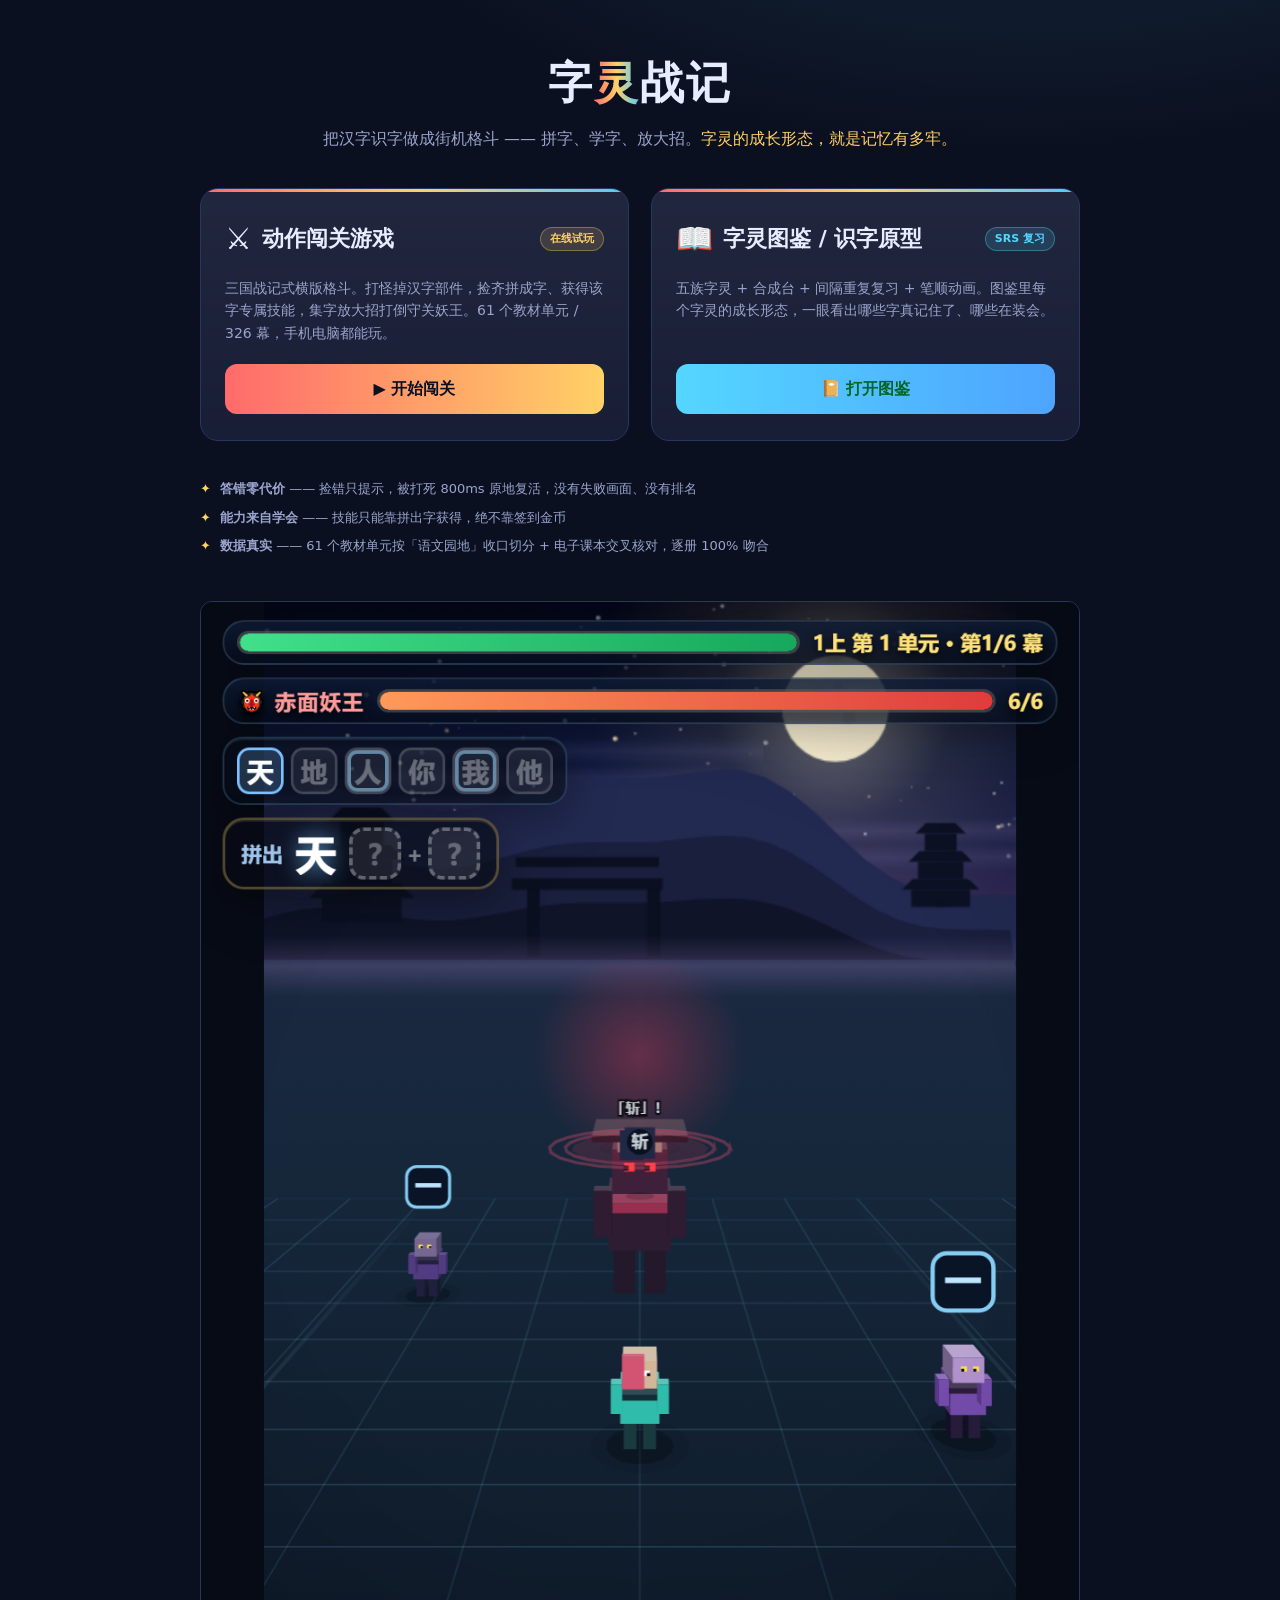
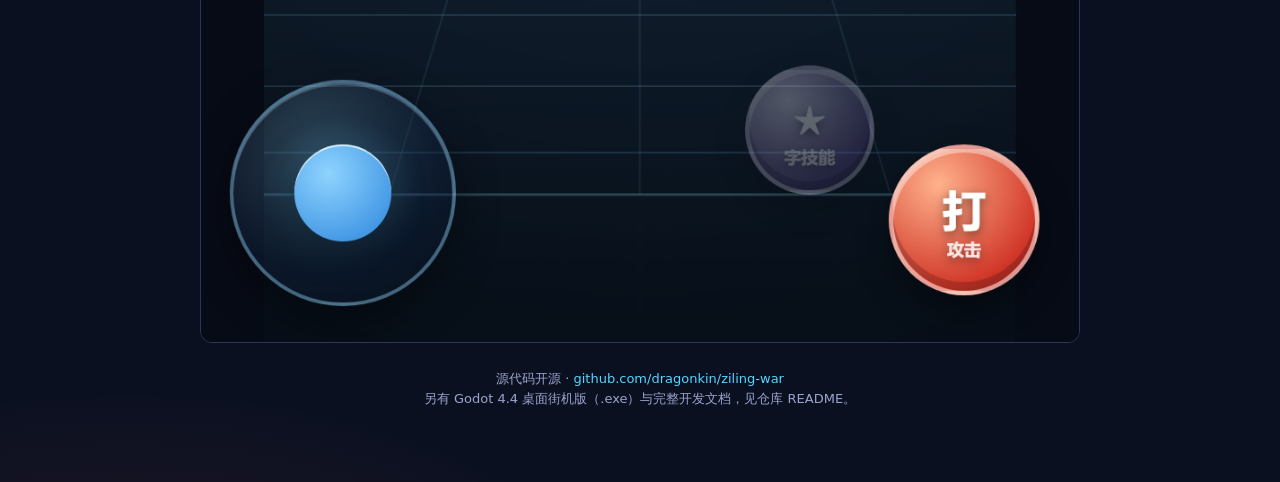
<file: index.html>
<!DOCTYPE html>
<html lang="zh-CN">
<head>
<meta charset="UTF-8">
<meta name="viewport" content="width=device-width, initial-scale=1.0, maximum-scale=1.0, user-scalable=no">
<title>字灵战记 · 在线试玩</title>
<link rel="icon" href="icon.svg">
<meta name="description" content="字灵战记 —— 一部把汉字识字做成街机格斗的儿童游戏：拼字、学字、放大招打 Boss。">
<style>
  :root{
    --bg:#0b1020; --panel:#151b33; --line:#2a3560; --gold:#ffd166; --cyan:#54d6ff;
    --fire:#ff6b6b; --water:#4ec9ff; --text:#e8ecff; --dim:#9aa4cc;
  }
  *{box-sizing:border-box;margin:0;padding:0}
  body{
    background:
      radial-gradient(1200px 600px at 80% -10%, rgba(84,214,255,.14), transparent 60%),
      radial-gradient(900px 500px at 10% 110%, rgba(255,107,107,.12), transparent 60%),
      var(--bg);
    color:var(--text);
    font-family:"PingFang SC","Microsoft YaHei","Noto Sans CJK SC",system-ui,sans-serif;
    min-height:100vh; line-height:1.6;
    -webkit-tap-highlight-color:transparent;
  }
  .wrap{max-width:920px;margin:0 auto;padding:48px 20px 72px}
  header{text-align:center;margin-bottom:36px}
  .logo{font-size:44px;font-weight:800;letter-spacing:2px;margin-bottom:8px}
  .logo b{background:linear-gradient(90deg,var(--fire),var(--gold),var(--water));
    background-clip:text;-webkit-background-clip:text;color:transparent}
  .tagline{color:var(--dim);font-size:16px}
  .tagline em{color:var(--gold);font-style:normal}
  .cards{display:grid;grid-template-columns:1fr 1fr;gap:22px;margin:34px 0}
  @media(max-width:640px){.cards{grid-template-columns:1fr}}
  .card{
    background:linear-gradient(180deg,rgba(255,255,255,.05),rgba(255,255,255,.01)),var(--panel);
    border:1px solid var(--line);border-radius:18px;padding:26px 24px;
    display:flex;flex-direction:column;position:relative;overflow:hidden;
    transition:transform .18s ease,border-color .18s ease,box-shadow .18s ease;
  }
  .card::before{content:"";position:absolute;top:0;left:0;right:0;height:3px;
    background:linear-gradient(90deg,var(--fire),var(--gold),var(--water))}
  .card:hover{transform:translateY(-4px);border-color:#3d4d8f;box-shadow:0 14px 40px rgba(0,0,0,.35)}
  .card h2{font-size:22px;margin-bottom:4px;display:flex;align-items:center;gap:10px}
  .icon{font-size:30px}
  .badge{display:inline-block;font-size:11px;padding:2px 9px;border-radius:20px;
    background:rgba(84,214,255,.15);color:var(--cyan);border:1px solid rgba(84,214,255,.35);margin-left:auto;font-weight:600}
  .badge.b{background:rgba(255,209,102,.15);color:var(--gold);border-color:rgba(255,209,102,.35)}
  .card p{color:var(--dim);font-size:14px;margin:10px 0 20px;flex:1}
  .play{
    display:inline-block;text-align:center;text-decoration:none;font-weight:700;font-size:16px;
    padding:12px 20px;border-radius:12px;color:#0b1020;transition:filter .15s ease;
  }
  .play:hover{filter:brightness(1.08)}
  .play.g {background:linear-gradient(90deg,var(--fire),var(--gold))}
  .play.b {background:linear-gradient(90deg,var(--cyan),#4ea4ff);color:#062}
  .shot{border-radius:12px;margin:40px 0 10px;overflow:hidden;border:1px solid var(--line)}
  .shot img{width:100%;display:block}
  .meta{color:var(--dim);font-size:13px;text-align:center;margin-top:26px}
  .meta a{color:var(--cyan);text-decoration:none}
  .meta a:hover{text-decoration:underline}
  ul.facts{list-style:none;margin-top:14px;color:var(--dim);font-size:13px}
  ul.facts li{padding:4px 0 4px 20px;position:relative}
  ul.facts li::before{content:"✦";position:absolute;left:0;color:var(--gold)}
</style>
</head>
<body>
<div class="wrap">
  <header>
    <div class="logo">字<b>灵</b>战记</div>
    <div class="tagline">把汉字识字做成街机格斗 —— 拼字、学字、放大招。<em>字灵的成长形态，就是记忆有多牢。</em></div>
  </header>

  <div class="cards">
    <div class="card">
      <h2><span class="icon">⚔️</span>动作闯关游戏<span class="badge b">在线试玩</span></h2>
      <p>三国战记式横版格斗。打怪掉汉字部件，捡齐拼成字、获得该字专属技能，集字放大招打倒守关妖王。61 个教材单元 / 326 幕，手机电脑都能玩。</p>
      <a class="play g" href="字灵战记.html">▶ 开始闯关</a>
    </div>
    <div class="card">
      <h2><span class="icon">📖</span>字灵图鉴 / 识字原型<span class="badge">SRS 复习</span></h2>
      <p>五族字灵 + 合成台 + 间隔重复复习 + 笔顺动画。图鉴里每个字灵的成长形态，一眼看出哪些字真记住了、哪些在装会。</p>
      <a class="play b" href="字灵图鉴.html">📔 打开图鉴</a>
    </div>
  </div>

  <ul class="facts">
    <li><b>答错零代价</b> —— 捡错只提示，被打死 800ms 原地复活，没有失败画面、没有排名</li>
    <li><b>能力来自学会</b> —— 技能只能靠拼出字获得，绝不靠签到金币</li>
    <li><b>数据真实</b> —— 61 个教材单元按「语文园地」收口切分 + 电子课本交叉核对，逐册 100% 吻合</li>
  </ul>

  <div class="shot"><img src="shots/v3-4-battle.png" alt="游戏战斗画面"></div>

  <div class="meta">
    源代码开源 · <a href="https://github.com/dragonkin/ziling-war">github.com/dragonkin/ziling-war</a><br>
    另有 Godot 4.4 桌面街机版（.exe）与完整开发文档，见仓库 README。
  </div>
</div>
</body>
</html>
</file>
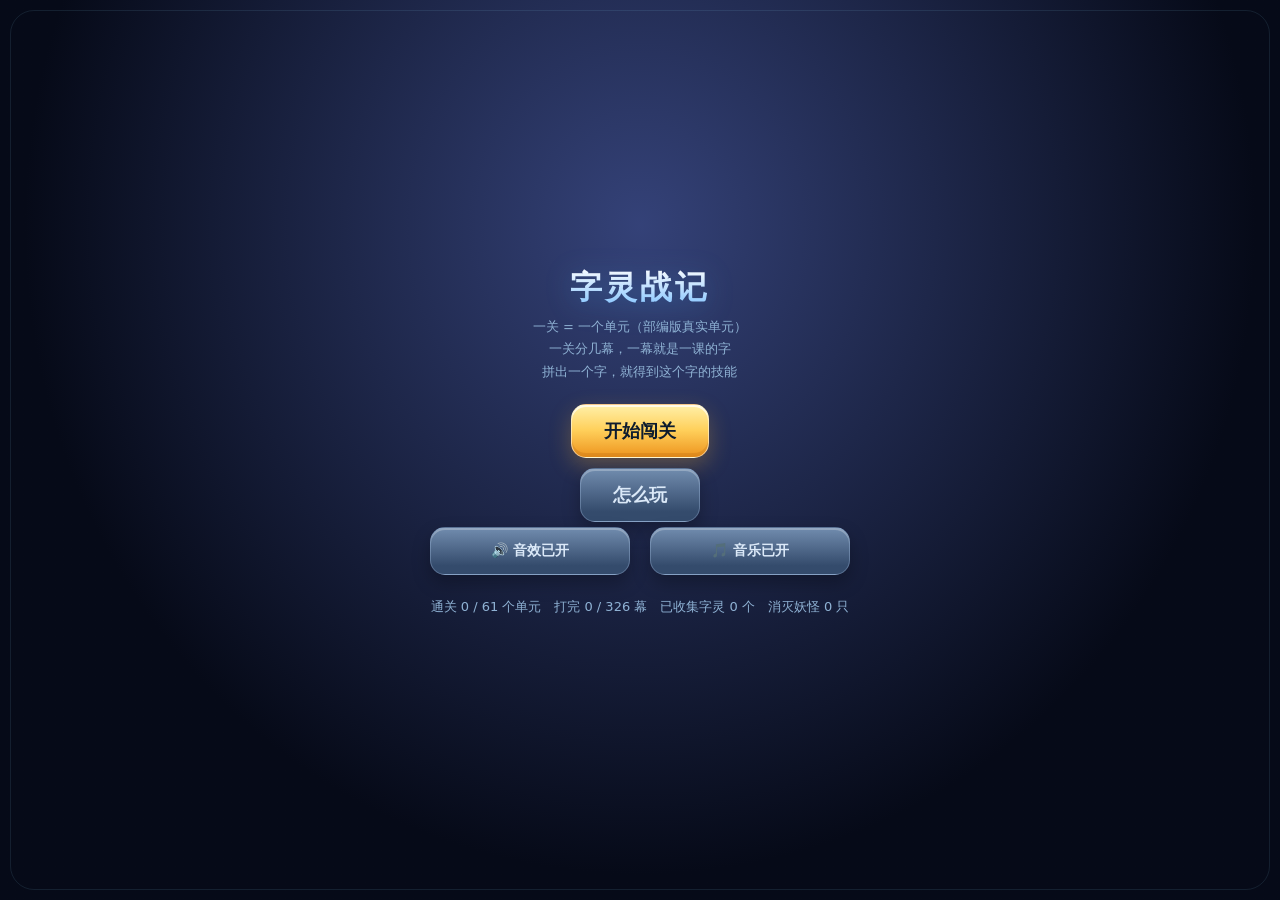
<file: 字灵战记.html>
<!DOCTYPE html>
<html lang="zh-CN">
<head>
<meta charset="utf-8">
<meta name="viewport" content="width=device-width,initial-scale=1,maximum-scale=1,user-scalable=no,viewport-fit=cover">
<meta name="theme-color" content="#0b1020">
<link rel="icon" href="icon.svg">
<title>字灵战记</title>
<style>
*{box-sizing:border-box;-webkit-tap-highlight-color:transparent;margin:0;padding:0;}
html,body{height:100%;overflow:hidden;background:#070b16;
  font-family:-apple-system,BlinkMacSystemFont,"PingFang SC","Microsoft YaHei",system-ui,sans-serif;
  user-select:none;-webkit-user-select:none;}
#wrap{position:fixed;inset:0;display:flex;align-items:center;justify-content:center;}
canvas{display:block;background:#141c33;}

/* ---------- HUD ---------- */
#hud{position:absolute;left:0;right:0;top:0;padding:7px 10px;pointer-events:none;
  display:flex;flex-direction:column;gap:5px;}
.row{display:flex;align-items:center;gap:7px;}
.bar{flex:1;height:13px;background:rgba(0,0,0,.5);border-radius:99px;overflow:hidden;
  border:1.5px solid rgba(255,255,255,.22);position:relative;}
.fill{height:100%;border-radius:99px;transition:width .18s ease;}
#hpfill{background:linear-gradient(90deg,#42e08a,#16a85c);width:100%;}
#bossfill{background:linear-gradient(90deg,#ff9a5a,#e03c3c);width:100%;}
.tag{font-size:11.5px;font-weight:800;color:#ffe27a;text-shadow:0 2px 6px #000;white-space:nowrap;}
#bossRow{display:none;}
#bossRow.on{display:flex;}
#bossName{font-size:12px;font-weight:900;color:#ff9a9a;text-shadow:0 2px 6px #000;white-space:nowrap;}

/* 本关字灵进度 */
#chips{display:flex;flex-wrap:wrap;gap:4px;background:rgba(8,12,24,.55);
  border:1px solid rgba(120,190,255,.22);border-radius:11px;padding:5px 7px;align-self:flex-start;
  max-width:100%;}
.chip{width:26px;height:26px;border-radius:7px;display:flex;align-items:center;justify-content:center;
  font-size:15px;font-weight:900;color:rgba(255,255,255,.34);
  background:rgba(255,255,255,.07);border:1.5px solid rgba(255,255,255,.16);}
.chip.now{color:#fff;background:rgba(120,190,255,.22);border-color:#7cc0ff;
  animation:nowpulse 1.1s infinite;}
@keyframes nowpulse{0%,100%{box-shadow:0 0 0 0 rgba(124,192,255,.6)}50%{box-shadow:0 0 0 6px rgba(124,192,255,0)}}
.chip.ok{background:linear-gradient(180deg,#ffd964,#ffab2e);color:#4a2a00;border-color:#fff3c4;}
.chip.chip1{box-shadow:inset 0 0 0 2px rgba(160,220,255,.55);}

/* 当前目标 */
#target{display:flex;align-items:center;gap:7px;background:rgba(8,12,24,.6);
  border:1.5px solid rgba(255,215,100,.3);border-radius:12px;padding:4px 9px;align-self:flex-start;}
#target .lab{font-size:11.5px;color:#9fc4e8;font-weight:700;}
#tgChar{font-size:23px;font-weight:900;color:#fff;line-height:1;
  text-shadow:0 0 12px rgba(120,200,255,.75);}
.slot{display:flex;align-items:center;gap:3px;}
.slot .p{width:29px;height:29px;border-radius:8px;display:flex;align-items:center;justify-content:center;
  font-size:16px;font-weight:900;background:rgba(255,255,255,.09);
  border:2px dashed rgba(255,255,255,.3);color:rgba(255,255,255,.3);}
.slot .p.got{background:linear-gradient(180deg,#ffd964,#ffab2e);color:#4a2a00;
  border:2px solid #fff3c4;box-shadow:0 0 14px rgba(255,196,60,.8);animation:pop .3s;}
@keyframes pop{0%{transform:scale(.4) rotate(-15deg)}100%{transform:scale(1) rotate(0)}}
.slot .plus{color:rgba(255,255,255,.45);font-weight:800;font-size:12px;}

/* 技能栏 */
#skillbar{position:absolute;right:14px;bottom:196px;display:flex;flex-direction:column-reverse;
  gap:6px;align-items:flex-end;pointer-events:none;}
.sk{display:flex;align-items:center;gap:6px;background:rgba(10,16,32,.78);
  border:2px solid rgba(255,215,100,.65);border-radius:11px;padding:3px 9px 3px 5px;
  box-shadow:0 4px 14px rgba(0,0,0,.5);animation:skpop .3s;}
@keyframes skpop{0%{transform:translateX(40px) scale(.7);opacity:0}100%{transform:none;opacity:1}}
.sk .c{width:30px;height:30px;border-radius:8px;background:linear-gradient(180deg,#ffe9a8,#ffb52e);
  color:#4a2a00;font-size:18px;font-weight:900;display:flex;align-items:center;justify-content:center;}
.sk .nm{font-size:12.5px;font-weight:900;color:#ffe9a8;text-shadow:0 2px 5px #000;}

#combo{position:absolute;right:14px;top:150px;font-size:27px;font-weight:900;color:#ffd964;
  text-shadow:0 3px 0 #a35b00,0 0 16px rgba(255,190,60,.8);opacity:0;transform:scale(.6);
  transition:opacity .15s,transform .15s;pointer-events:none;}
#combo.on{opacity:1;transform:scale(1);}
#hint{position:absolute;left:0;right:0;bottom:168px;text-align:center;font-size:14px;
  font-weight:800;color:#fff;text-shadow:0 2px 10px #000,0 0 20px rgba(0,0,0,.95);
  pointer-events:none;opacity:0;transition:opacity .25s;padding:0 16px;}
#hint.on{opacity:1;}
#skname{position:absolute;left:0;right:0;top:44%;text-align:center;font-size:34px;font-weight:900;
  pointer-events:none;opacity:0;letter-spacing:2px;}
#skname.on{animation:skshow 1.15s ease;}
@keyframes skshow{0%{opacity:0;transform:scale(.5)}18%{opacity:1;transform:scale(1.14)}
  70%{opacity:1;transform:scale(1)}100%{opacity:0;transform:scale(1.04)}}

/* ---------- 操作 ---------- */
#pad{position:absolute;inset:0;pointer-events:none;}
#stick{position:absolute;left:16px;bottom:20px;width:126px;height:126px;border-radius:50%;
  background:radial-gradient(circle,rgba(255,255,255,.13),rgba(255,255,255,.045));
  border:2px solid rgba(255,255,255,.2);pointer-events:auto;touch-action:none;}
#knob{position:absolute;left:50%;top:50%;width:54px;height:54px;margin:-27px 0 0 -27px;
  border-radius:50%;background:radial-gradient(circle at 35% 30%,#8fd4ff,#2c86dd);
  box-shadow:0 4px 14px rgba(0,0,0,.45);}
.abtn{position:absolute;border-radius:50%;display:flex;flex-direction:column;align-items:center;
  justify-content:center;font-weight:900;color:#fff;border:2.5px solid rgba(255,255,255,.5);
  pointer-events:auto;touch-action:none;text-shadow:0 2px 6px rgba(0,0,0,.5);}
.abtn small{font-size:9.5px;font-weight:700;opacity:.85;}
#btnAtk{right:22px;bottom:26px;width:84px;height:84px;font-size:24px;
  background:radial-gradient(circle at 35% 30%,#ff9d7a,#d8442a);}
#btnUlt{right:114px;bottom:82px;width:72px;height:72px;font-size:22px;
  background:radial-gradient(circle at 35% 30%,#c8b0ff,#6438c8);}
#btnUlt.no{opacity:.34;filter:grayscale(.6);}
#btnUlt.ready{animation:ultpulse 1.1s infinite;}
@keyframes ultpulse{0%,100%{box-shadow:0 0 0 0 rgba(180,140,255,.75)}50%{box-shadow:0 0 0 15px rgba(180,140,255,0)}}
.abtn:active{transform:scale(.92);}

/* ---------- 覆盖层 ---------- */
.ov{position:absolute;inset:0;display:none;flex-direction:column;align-items:center;justify-content:center;
  padding:20px;text-align:center;color:#eaf4ff;
  background:radial-gradient(circle at 50% 28%,#1e2c4e,#070b16 74%);z-index:10;overflow-y:auto;}
.ov.on{display:flex;}
.ov h1{font-size:32px;letter-spacing:3px;margin-bottom:6px;
  background:linear-gradient(180deg,#fff,#7cc0ff);-webkit-background-clip:text;background-clip:text;
  color:transparent;}
.ov .sub{color:#8fb2d4;font-size:13px;margin-bottom:16px;line-height:1.7;}
.bigbtn{border:0;border-radius:15px;padding:14px 32px;font-size:18px;font-weight:900;color:#0d1b2e;
  background:linear-gradient(180deg,#ffe28a,#ffb52e);cursor:pointer;font-family:inherit;
  box-shadow:0 8px 22px rgba(255,180,40,.3);margin:5px;}
.bigbtn.gray{background:linear-gradient(180deg,#5b7290,#3d5570);color:#dbe9f8;box-shadow:none;}
.bigbtn:active{transform:scale(.96);}

#pickList{width:100%;max-width:560px;max-height:64vh;overflow-y:auto;text-align:left;}
.bkblk{margin-bottom:14px;}
.bkhd{font-size:13px;font-weight:800;color:#8fd4ff;margin:0 0 7px;display:flex;gap:8px;align-items:center;}
.bkhd .tag{font-size:10.5px;background:rgba(140,200,255,.16);border-radius:99px;padding:2px 8px;color:#8fb2d4;}
.lvs{display:flex;flex-wrap:wrap;gap:7px;}
.lv{border-radius:11px;border:2px solid rgba(255,255,255,.18);background:rgba(255,255,255,.06);
  color:#dbe9f8;padding:7px 9px;cursor:pointer;font-family:inherit;text-align:left;min-width:96px;}
.lv .n{font-size:11px;font-weight:800;color:#8fb2d4;}
.lv .cs{font-size:16px;font-weight:900;letter-spacing:1px;margin-top:2px;}
.lv.lock{opacity:.28;}
.lv.done{background:linear-gradient(180deg,#2f6b4c,#1d4a34);border-color:#5be08f;}
.lv.done .n{color:#9fe8bc;}
.lv:not(.lock):active{transform:scale(.95);}

/* 剧情 */
#ovStory{background:radial-gradient(circle at 50% 40%,#182444,#05070f 76%);}
#stTitle{font-size:22px;font-weight:900;color:#ffd964;letter-spacing:2px;margin-bottom:12px;}
#stText{font-size:15px;line-height:2;color:#cfe4ff;max-width:420px;}
#stChars{font-size:30px;font-weight:900;color:#fff;letter-spacing:8px;margin:16px 0;
  text-shadow:0 0 20px rgba(120,200,255,.85);}
#stGo{color:#7f9dbd;font-size:12.5px;margin-top:18px;animation:blink 1.4s infinite;}
@keyframes blink{0%,100%{opacity:.35}50%{opacity:1}}

/* 通关 */
#clearChar{font-size:88px;font-weight:900;line-height:1;color:#fff;
  text-shadow:0 0 30px rgba(120,200,255,.9),0 6px 0 rgba(0,0,0,.35);animation:pop .45s;}
#clearInfo{color:#9fc4e8;font-size:14px;margin-top:10px;line-height:1.8;max-width:430px;}
#clearList{display:flex;flex-wrap:wrap;gap:5px;justify-content:center;margin-top:14px;max-width:430px;}
#clearList .chip{width:30px;height:30px;font-size:17px;
  background:linear-gradient(180deg,#ffd964,#ffab2e);color:#4a2a00;border-color:#fff3c4;}
.charsrow{font-size:19px;font-weight:900;color:#dbe9f8;letter-spacing:5px;
  line-height:1.8;max-width:430px;word-break:break-all;}

/* ---------- 3D 玻璃质感 UI ---------- */
#hud{padding:10px 12px;gap:7px;filter:drop-shadow(0 5px 12px rgba(0,0,0,.28));}
#hud .row{background:linear-gradient(180deg,rgba(14,28,54,.82),rgba(7,14,30,.66));
  border:1px solid rgba(160,220,255,.16);border-radius:12px;padding:4px 7px;backdrop-filter:blur(7px);}
#chips,#target{backdrop-filter:blur(8px);
  box-shadow:0 8px 24px rgba(0,0,0,.20),inset 0 1px rgba(255,255,255,.08);}
#bossName{letter-spacing:.5px;}
.sk{background:linear-gradient(135deg,rgba(20,36,70,.92),rgba(8,15,32,.86));
  box-shadow:0 7px 20px rgba(0,0,0,.45),inset 0 1px rgba(255,255,255,.16);}
.sk .c{box-shadow:inset 0 1px rgba(255,255,255,.8),0 0 12px rgba(255,190,60,.24);}
#stick{background:radial-gradient(circle at 38% 32%,rgba(160,225,255,.24),rgba(20,42,75,.35) 58%,rgba(5,10,22,.55));
  border-color:rgba(150,220,255,.42);
  box-shadow:0 8px 24px rgba(0,0,0,.42),inset 0 1px rgba(255,255,255,.2);}
#knob{box-shadow:0 5px 18px rgba(0,0,0,.58),inset 0 1px rgba(255,255,255,.75),0 0 18px rgba(80,190,255,.35);}
.abtn{box-shadow:0 8px 18px rgba(0,0,0,.42),inset 0 2px rgba(255,255,255,.42),inset 0 -5px rgba(0,0,0,.18);}
#btnAtk{background:radial-gradient(circle at 32% 25%,#ffb28d,#d23829 72%,#8d1d25);}
#btnUlt{background:radial-gradient(circle at 32% 25%,#ded0ff,#6438c8 72%,#321b7b);}
.ov{background:radial-gradient(ellipse at 50% 25%,rgba(54,68,124,.96),rgba(6,10,24,.98) 68%),#070b16;
  backdrop-filter:blur(5px);}
.ov:before{content:"";position:absolute;inset:10px;border:1px solid rgba(150,220,255,.10);
  border-radius:24px;pointer-events:none;}
.ov h1{filter:drop-shadow(0 5px 14px rgba(80,180,255,.3));}
.bigbtn{border:1px solid rgba(255,255,255,.48);
  background:linear-gradient(180deg,#fff0a9 0%,#ffd05b 48%,#ed941e 100%);
  box-shadow:0 8px 22px rgba(255,180,40,.27),inset 0 2px rgba(255,255,255,.72),inset 0 -4px rgba(150,70,0,.17);}
.bigbtn.gray{border-color:rgba(190,220,255,.28);
  background:linear-gradient(180deg,#718cae,#344b6c 82%);
  box-shadow:0 8px 18px rgba(0,0,0,.28),inset 0 2px rgba(255,255,255,.25);}
.bkblk{padding:10px 10px 11px;border-radius:16px;
  background:linear-gradient(135deg,rgba(24,46,84,.48),rgba(8,16,34,.5));
  border:1px solid rgba(130,200,255,.12);box-shadow:0 7px 18px rgba(0,0,0,.18);}
.lv{background:linear-gradient(145deg,rgba(70,100,145,.32),rgba(13,25,48,.7));
  border-color:rgba(160,215,255,.22);
  box-shadow:inset 0 1px rgba(255,255,255,.10),0 4px 10px rgba(0,0,0,.16);}
.lv:not(.lock):hover{border-color:#8fd4ff;
  background:linear-gradient(145deg,rgba(80,140,190,.48),rgba(18,38,70,.82));}
#stChars{background:linear-gradient(90deg,transparent,rgba(80,180,255,.09),transparent);
  padding:12px 6px;border-radius:14px;}
</style>
</head>
<body>
<div id="wrap">
  <canvas id="cv" width="480" height="854"></canvas>

  <div id="hud">
    <div class="row"><div class="bar"><div class="fill" id="hpfill"></div></div><div class="tag" id="lvTag">第 1 幕</div></div>
    <div class="row" id="bossRow"><div id="bossName">👹 妖王</div><div class="bar"><div class="fill" id="bossfill"></div></div><div class="tag" id="bossTag">0/0</div></div>
    <div id="chips"></div>
    <div id="target"><span class="lab">拼出</span><span id="tgChar">天</span><span class="slot" id="slots"></span></div>
  </div>

  <div id="skillbar"></div>
  <div id="combo"></div>
  <div id="skname"></div>
  <div id="hint"></div>

  <div id="pad">
    <div id="stick"><div id="knob"></div></div>
    <div class="abtn" id="btnAtk">打<small>攻击</small></div>
    <div class="abtn no" id="btnUlt">★<small>字技能</small></div>
  </div>

  <div class="ov on" id="ovMenu">
    <h1>字灵战记</h1>
    <p class="sub">一关 = 一个单元（部编版真实单元）<br>一关分几幕，一幕就是一课的字<br>拼出一个字，就得到这个字的技能</p>
    <button class="bigbtn" id="btnPlay">开始闯关</button>
    <button class="bigbtn gray" id="btnHow">怎么玩</button>
    <div style="display:flex;gap:10px;width:100%;max-width:430px">
      <button class="bigbtn gray" id="btnMute" style="flex:1;font-size:14px;margin-top:0">🔊 音效已开</button>
      <button class="bigbtn gray" id="btnMusic" style="flex:1;font-size:14px;margin-top:0">🎵 音乐已开</button>
    </div>
    <p class="sub" id="progText" style="margin-top:16px"></p>
  </div>

  <div class="ov" id="ovHow">
    <h1 style="font-size:24px">怎么玩</h1>
    <p class="sub" style="text-align:left;max-width:410px">
      <b>① 一关就是一个单元</b>　一整个单元的字都在这一关里<br>
      <b>② 一幕就是一课</b>　一关有 4～12 幕，每幕是一课的字，打完一幕就存一次，随时能停<br>
      <b>③ 走位打怪</b>　左下圆盘上下左右都能走，「打」按钮攻击。妖怪头顶带着部首偏旁<br>
      <b>④ 捡部件</b>　走近自动捡。捡对了槽位会亮；捡错不扣血，只提示<br>
      <b>⑤ 拼出字</b>　部件齐了自动拼成，独体字（人口手日月）直接找回整个字<br>
      <b>⑥ 得到技能</b>　拼出「风」得<b>风技能</b>，拼出「云」得<b>云技能</b>，每个字特效都不一样<br>
      <b>⑦ 用技能打妖王</b>　<b>普通攻击打不动妖王</b>，必须用字技能。妖王血量 = 本幕的字数<br>
      <span style="color:#7f9dbd">被打了会原地满血复活，没有失败画面。一关的字全拼出来，这个单元才算通</span>
    </p>
    <button class="bigbtn" id="btnHowBack">知道了</button>
  </div>

  <div class="ov" id="ovPick">
    <h1 style="font-size:24px">选一关</h1>
    <p class="sub">一关 = 一个单元的字，全部拼出来才能打败妖王</p>
    <div id="pickList"></div>
    <button class="bigbtn gray" id="btnPickBack">返回</button>
  </div>

  <div class="ov" id="ovStory">
    <div id="stTitle">第一关</div>
    <div id="stText"></div>
    <div id="stChars"></div>
    <div id="stActs"></div>
    <div id="stGo">点一下开始</div>
  </div>

  <div class="ov" id="ovAct">
    <div style="font-size:13px;color:#8fd4ff;font-weight:800;letter-spacing:2px">本幕完成</div>
    <div id="actTitle" style="font-size:24px;font-weight:900;color:#ffd964;margin:8px 0 12px"></div>
    <div id="actInfo" class="sub"></div>
    <div id="actNow" class="charsrow"></div>
    <div style="margin:18px 0 6px;font-size:13px;color:#8fd4ff;font-weight:800">下一幕</div>
    <div id="actNextTitle" style="font-size:15px;font-weight:800;color:#eaf4ff"></div>
    <div id="actNext" class="charsrow"></div>
    <button class="bigbtn" id="btnActGo">继续闯关 ▶</button>
    <button class="bigbtn gray" id="btnActQuit">先歇一会儿</button>
  </div>

  <div class="ov" id="ovClear">
    <div style="font-size:14px;color:#8fd4ff;font-weight:800;letter-spacing:2px">全部字灵归位</div>
    <div id="clearChar">天</div>
    <div id="clearInfo"></div>
    <div id="clearList"></div>
    <button class="bigbtn" id="btnNext">下一关 ▶</button>
    <button class="bigbtn gray" id="btnRetry">再打一次</button>
    <button class="bigbtn gray" id="btnHome">选关</button>
  </div>
</div>

<script src="data/chars.js"></script>
<script src="data/expand.js"></script>
<script src="data/gamechars.js"></script>
<script src="data/curriculum.js"></script>
<script src="data/units.js"></script>
<script src="data/skills.js"></script>
<script>
(function () {
  'use strict';

  /* ============================================================
     1. 数据：把已建好的字族数据 + 教材字表拼成"一关一组字"
     ============================================================ */
  var D = window.CHAR_DATA || { families: [] };
  var GC = window.GAMECHARS || {};
  var CH = {}, SEEN = {};
  (D.families || []).forEach(function (f) {
    (f.chars || []).forEach(function (c) {
      if (SEEN[c.c]) return;
      SEEN[c.c] = 1;
      CH[c.c] = { py: c.py || '', emoji: c.emoji || '✨', parts: c.parts || [],
                  notes: c.notes || [], fam: f.name || '', intro: f.intro || '',
                  isRoot: !!c.isRoot };
    });
  });
  /* 全量字表：把教材 2893 个字（含拆不出两部件的独体字）全部并进来。
     独体字用「单部件」——妖怪直接掉整个字。这样一关才能覆盖这个单元的所有字。 */
  var mergedFromGamechars = 0;
  Object.keys(GC).forEach(function (k) {
    var g = GC[k] || {};
    if (CH[k]) { if (!CH[k].emoji || CH[k].emoji === '✨') CH[k].emoji = g.emoji || CH[k].emoji; return; }
    CH[k] = { py: g.py || '', emoji: g.emoji || '✨', parts: g.parts || [k],
              notes: [], fam: g.fam || '', intro: '', isRoot: false };
    mergedFromGamechars++;
  });

  var SKILLS = window.SKILLS || { byChar: {}, default: { n: '字灵波', k: 'burst', c: '#ffd964' } };
  function skillOf(ch) { return SKILLS.byChar[ch] || SKILLS.default; }

  /* 一关多少个字。真实单元划分由 tools/wordlist-pipeline/units.json 提供，
     没到位之前先按册内字表顺序分组——这一点在界面和文档里都写明，不冒充"单元"。 */
  var PER_LEVEL = 10;
  var UNITS = window.UNITS || null;

  var LEVELS = [], BOOKS = [];
  function usable(d) {
    if (!d || !d.parts) return false;
    var n = d.parts.length;
    if (n < 1 || n > 2) return false;
    return n === 1 || d.parts[0] !== d.parts[1];
  }
  function toLevelChar(ch) {
    var d = CH[ch];
    return { c: ch, py: d.py, emoji: d.emoji, parts: d.parts, notes: d.notes, fam: d.fam };
  }
  function dedupe(list) {
    var seen = {}, out = [];
    list.forEach(function (t) { if (!seen[t.c]) { seen[t.c] = 1; out.push(t); } });
    return out;
  }
  /* 关 = 一个单元（一段剧情、一个妖王贯穿），幕 = 单元里的一课。
     真实单元 40~118 个字，一次玩完太长；分幕后每一幕就是一课的字（平均 9.7 个），
     玩得完、也随时能停。单元的所有字仍然是全都要拼出来的。 */
  (function buildLevels() {
    if (UNITS && UNITS.books && UNITS.books.length) {
      UNITS.books.forEach(function (b) {
        (b.units || []).forEach(function (u) {
          var acts = [], all = [];
          (u.lessons || []).forEach(function (ls) {
            var pool = [];
            (ls.chars || []).forEach(function (ch) { if (usable(CH[ch])) pool.push(toLevelChar(ch)); });
            if (!pool.length) return;
            acts.push({ label: ls.label, kind: ls.kind, chars: pool });
            all = all.concat(pool);
          });
          if (!acts.length) return;
          LEVELS.push({ book: b.book, grade: b.grade, unit: u.unit, unitName: u.name,
                        real: !!u.verified, idx: LEVELS.length, acts: acts, chars: dedupe(all) });
        });
      });
      return;
    }
    // 回退：按册内顺序分组（不是真实单元划分），每组当一幕
    var C = window.CURRICULUM || { books: [] };
    (C.books || []).forEach(function (bk) {
      var seen = {}, pool = [];
      (bk.chars || []).forEach(function (o) {
        if (seen[o.c]) return;
        seen[o.c] = 1;
        if (!usable(CH[o.c])) return;
        pool.push(toLevelChar(o.c));
      });
      var acts = [];
      for (var i = 0; i < pool.length; i += PER_LEVEL) {
        var grp = pool.slice(i, i + PER_LEVEL);
        if (grp.length < 3) continue;
        acts.push({ label: '第 ' + (acts.length + 1) + ' 组', kind: '组', chars: grp });
      }
      if (!acts.length) return;
      var allc = [];
      acts.forEach(function (a) { allc = allc.concat(a.chars); });
      LEVELS.push({ book: bk.book, grade: bk.grade, unit: null,
                    unitName: '第 ' + (LEVELS.length + 1) + ' 关',
                    real: false, idx: LEVELS.length, acts: acts, chars: dedupe(allc) });
    });
  })();
  LEVELS.forEach(function (lv) {
    if (!BOOKS.length || BOOKS[BOOKS.length - 1].book !== lv.book) {
      BOOKS.push({ book: lv.book, grade: lv.grade, from: lv.idx, levels: [] });
    }
    BOOKS[BOOKS.length - 1].levels.push(lv);
  });

  /* ============================================================
     2. 存档
     ============================================================ */
  var KEY = 'ziling.war.save.v3';
  var save = { cleared: {}, acts: {}, kills: 0, chars: {} };
  try {
    var raw = localStorage.getItem(KEY);
    if (raw) { var s = JSON.parse(raw);
      if (s && s.cleared) save = { cleared: s.cleared, acts: s.acts || {},
                                   kills: s.kills || 0, chars: s.chars || {} }; }
  } catch (e) {}
  function persist() { try { localStorage.setItem(KEY, JSON.stringify(save)); } catch (e) {} }
  function actKey(li, ai) { return li + ':' + ai; }
  function isActCleared(li, ai) { return !!save.acts[actKey(li, ai)]; }
  function firstOpenAct(lv) {
    for (var i = 0; i < lv.acts.length; i++) if (!isActCleared(lv.idx, i)) return i;
    return 0;
  }
  function clearedActs(lv) {
    var n = 0;
    for (var i = 0; i < lv.acts.length; i++) if (isActCleared(lv.idx, i)) n++;
    return n;
  }
  function isCleared(i) {
    var lv = LEVELS[i];
    return !!lv && clearedActs(lv) >= lv.acts.length;
  }
  function isUnlocked(lv) {
    if (lv.idx === 0) return true;
    var firstOfBook = BOOKS.some(function (b) { return b.from === lv.idx; });
    if (firstOfBook) return true;
    return isCleared(lv.idx - 1);
  }

  /* ============================================================
     3. 画布
     ============================================================ */
  var cv = document.getElementById('cv'), ctx = cv.getContext('2d');
  var VW = 480, VH = 854;
  var DPR = Math.min(window.devicePixelRatio || 1, 2);
  function resize() {
    var w = window.innerWidth, h = window.innerHeight;
    var s = Math.min(w / VW, h / VH);
    cv.style.width = Math.round(VW * s) + 'px';
    cv.style.height = Math.round(VH * s) + 'px';
    cv.width = Math.round(VW * s * DPR);
    cv.height = Math.round(VH * s * DPR);
    ctx.setTransform(s * DPR, 0, 0, s * DPR, 0, 0);
  }
  window.addEventListener('resize', resize);
  window.addEventListener('orientationchange', function () { setTimeout(resize, 120); });
  resize();

  var FIELD_TOP = 330, FIELD_BOT = VH - 190;

  /* ============================================================
     4. 输入
     ============================================================ */
  var keys = {};
  window.addEventListener('keydown', function (e) { keys[e.key.toLowerCase()] = true; if (e.key === ' ') e.preventDefault(); });
  window.addEventListener('keyup', function (e) { keys[e.key.toLowerCase()] = false; });

  var stick = { x: 0, y: 0, active: false, mouse: false };
  var stickEl = document.getElementById('stick'), knobEl = document.getElementById('knob');
  function stickAt(cx, cy) {
    var r = stickEl.getBoundingClientRect();
    var dx = cx - (r.left + r.width / 2), dy = cy - (r.top + r.height / 2);
    var max = r.width / 2 - 12, len = Math.hypot(dx, dy) || 1, cl = Math.min(len, max);
    var nx = dx / len * cl, ny = dy / len * cl;
    knobEl.style.transform = 'translate(' + nx + 'px,' + ny + 'px)';
    stick.x = nx / max; stick.y = ny / max;
  }
  function stickEnd() { stick.active = false; stick.x = 0; stick.y = 0; knobEl.style.transform = 'translate(0,0)'; }
  stickEl.addEventListener('touchstart', function (e) { e.preventDefault(); stick.active = true; var t = e.changedTouches[0]; stickAt(t.clientX, t.clientY); }, { passive: false });
  stickEl.addEventListener('touchmove', function (e) { e.preventDefault(); if (stick.active) { var t = e.changedTouches[0]; stickAt(t.clientX, t.clientY); } }, { passive: false });
  stickEl.addEventListener('touchend', function (e) { e.preventDefault(); stickEnd(); }, { passive: false });
  stickEl.addEventListener('touchcancel', stickEnd);
  stickEl.addEventListener('mousedown', function (e) { e.preventDefault(); stick.active = true; stick.mouse = true; stickAt(e.clientX, e.clientY); });
  window.addEventListener('mousemove', function (e) { if (stick.active && stick.mouse) stickAt(e.clientX, e.clientY); });
  window.addEventListener('mouseup', function () { if (stick.mouse) { stick.mouse = false; stickEnd(); } });

  var wantAttack = false, wantSkill = false;
  function bindBtn(el, fn) {
    el.addEventListener('touchstart', function (e) { e.preventDefault(); fn(); }, { passive: false });
    el.addEventListener('mousedown', function (e) { e.preventDefault(); fn(); });
    el.addEventListener('click', function (e) { e.preventDefault(); fn(); });
  }
  bindBtn(document.getElementById('btnAtk'), function () { wantAttack = true; });
  bindBtn(document.getElementById('btnUlt'), function () { wantSkill = true; });

  /* ============================================================
     5. 游戏状态
     ============================================================ */
  var state = 'menu';
  var level = null, targetIdx = 0;
  var actIdx = 0, actChars = [], actTodo = [];
  var player = null;
  var enemies = [], drops = [], bullets = [], fx = [], floats = [];
  var skills = [];                 // 已拼出、待释放的字技能
  var boss = null;
  var got = [false, false];
  var shake = 0, flash = 0, freeze = 0;
  var combo = 0, comboTimer = 0, kills = 0;
  var spawnTimer = 0, spawnLeft = 0, stepSoundTimer = 0;

  var BOSSES = [
    { e: '👹', n: '赤面妖王' }, { e: '👺', n: '长鼻妖将' }, { e: '🐲', n: '字鳞龙王' },
    { e: '👻', n: '无字鬼影' }, { e: '🦍', n: '墨臂巨猿' }, { e: '🐍', n: '偏旁蛇王' },
    { e: '🦂', n: '错字毒蝎' }, { e: '🐙', n: '乱笔章鱼' }, { e: '👽', n: '外道字妖' },
    { e: '🦖', n: '古字巨兽' }, { e: '🐗', n: '部首野猪' }, { e: '🦇', n: '暗字夜蝠' }
  ];

  function firstUncollected() {
    for (var i = 0; i < actChars.length; i++) if (!save.chars[actChars[i].c]) return i;
    return -1;
  }
  function actDone() { return actTodo.every(function (t) { return !!save.chars[t.c]; }); }

  function reset(lv, ai) {
    level = lv;
    actIdx = (ai === undefined || ai === null) ? firstOpenAct(lv) : ai;
    var act = lv.acts[actIdx];
    actChars = act.chars;
    actTodo = actChars.filter(function (t) { return !save.chars[t.c]; });
    /* 这一幕的字要是之前就都拼过了，直接跳到下一幕，别让玩家对着 0 血妖王发呆 */
    if (!actTodo.length && actIdx < lv.acts.length - 1) { reset(lv, actIdx + 1); return; }
    targetIdx = Math.max(0, firstUncollected());

    player = { x: VW / 2, y: (FIELD_TOP + FIELD_BOT) / 2 + 70, hp: 100, maxhp: 100,
               face: 1, atk: 0, atkCd: 0, hurt: 0, step: 0, dead: false };
    enemies = []; drops = []; bullets = []; fx = []; floats = []; skills = [];
    got = [false, false];
    shake = 0; flash = 0; freeze = 0; combo = 0; comboTimer = 0; kills = 0;
    spawnTimer = 0.5;
    var N = Math.max(1, actTodo.length);
    var B = BOSSES[actIdx % BOSSES.length];
    boss = { x: VW / 2, y: 205, hp: N, max: N, hurt: 0, bob: 0, atkCd: 2.4,
             alive: true, emoji: B.e, name: B.n };
    uiAll();
    sfx('bossIntro');
    var t = curTarget();
    if (t) hint('打倒妖怪，抢回「' + t.c + '」的部件', 2600);
  }
  function curTarget() { return (level && actChars[targetIdx]) || null; }

  /* 幕的名字：园地本身就叫「语文园地一」，别再拼一次 kind，
     否则会出现「园地语文园地一」；课文类的拼成「识字2」「课文1」「汉语拼音3」。 */
  function actLabel(a) {
    if (!a) return '';
    if (a.kind === '园地' || a.kind === '组' || !a.kind) return a.label;
    return a.kind + a.label;
  }

  /* ============================================================
     6. 出怪
     ============================================================ */
  function spawnEnemy(carry) {
    var side = Math.random() < 0.55 ? 1 : -1;
    var kinds = ['👹', '👺', '🐗', '🦂', '👻'];
    var elite = Math.random() < 0.16;
    enemies.push({
      x: side === 1 ? VW + 40 : -40,
      y: FIELD_TOP + 50 + Math.random() * (FIELD_BOT - FIELD_TOP - 70),
      hp: elite ? 60 : 30, maxhp: elite ? 60 : 30,
      emoji: elite ? '👾' : kinds[(Math.random() * kinds.length) | 0],
      carry: carry, face: side === 1 ? -1 : 1, atkCd: 1 + Math.random(),
      hurt: 0, speed: 0.85 + Math.random() * 0.5, bob: Math.random() * 6, elite: elite
    });
    sfx('enemy');
  }
  function nParts() { var t = curTarget(); return t ? t.parts.length : 2; }
  function gotCount() { return (got[0] ? 1 : 0) + (got[1] ? 1 : 0); }
  function needCarry() {
    var n = nParts(), want = [];
    if (!got[0]) want.push('p0');
    if (n >= 2 && !got[1]) want.push('p1');
    if (!want.length) return null;
    return want[(Math.random() * want.length) | 0];
  }
  function missParts() {
    var t = curTarget(), out = [];
    if (!t) return out;
    for (var i = 0; i < t.parts.length; i++) if (!got[i]) out.push(t.parts[i]);
    return out;
  }

  /* ============================================================
     7. 更新
     ============================================================ */
  function update(dt) {
    if (state !== 'play') return;
    if (freeze > 0) { freeze -= dt; return; }
    if (shake > 0) shake = Math.max(0, shake - dt * 5);
    if (flash > 0) flash = Math.max(0, flash - dt * 3.2);
    if (comboTimer > 0) { comboTimer -= dt; if (comboTimer <= 0) { combo = 0; uiCombo(); } }

    var mx = 0, my = 0;
    if (keys['a'] || keys['arrowleft']) mx -= 1;
    if (keys['d'] || keys['arrowright']) mx += 1;
    if (keys['w'] || keys['arrowup']) my -= 1;
    if (keys['s'] || keys['arrowdown']) my += 1;
    mx += stick.x; my += stick.y;
    var ml = Math.hypot(mx, my);
    if (ml > 1) { mx /= ml; my /= ml; }
    player.x = Math.max(24, Math.min(VW - 24, player.x + mx * 3.5));
    player.y = Math.max(FIELD_TOP, Math.min(FIELD_BOT, player.y + my * 2.6));
    if (Math.abs(mx) > 0.15) player.face = mx > 0 ? 1 : -1;
    if (ml > 0.15) {
      player.step += dt * 9;
      stepSoundTimer -= dt;                       // 脚步声：跑动时每 0.32 秒一下
      if (stepSoundTimer <= 0) { stepSoundTimer = 0.32; sfx('step'); }
    } else stepSoundTimer = 0;

    if (player.atkCd > 0) player.atkCd -= dt;
    if (player.atk > 0) player.atk -= dt;
    if (player.hurt > 0) player.hurt -= dt;
    if ((wantAttack || keys['j']) && player.atkCd <= 0) { player.atk = 0.16; player.atkCd = 0.3; swing(); }
    wantAttack = false;

    if (wantSkill) { wantSkill = false; useSkill(); }

    /* ---- 出怪 ---- */
    if (enemies.length < 5) {
      spawnTimer -= dt;
      if (spawnTimer <= 0) { spawnEnemy(needCarry()); spawnTimer = 0.9; }
    }

    /* ---- 小怪 ---- */
    for (var i = enemies.length - 1; i >= 0; i--) {
      var e = enemies[i];
      if (e.hurt > 0) e.hurt -= dt;
      e.bob += dt * 5;
      var dx = player.x - e.x, dy = player.y - e.y, L = Math.hypot(dx, dy) || 1;
      if (L > 46) { e.x += dx / L * e.speed; e.y += dy / L * e.speed * 0.7; }
      else if (e.atkCd <= 0) { e.atkCd = 1.6; hurtPlayer(6); }
      if (e.atkCd > 0) e.atkCd -= dt;
      if (e.hp <= 0) { killEnemy(e); enemies.splice(i, 1); }
    }

    /* ---- Boss ---- */
    if (boss && boss.alive) {
      boss.bob += dt * 2;
      if (boss.hurt > 0) boss.hurt -= dt;
      boss.atkCd -= dt;
      if (boss.atkCd <= 0) {
        boss.atkCd = 2.1 + Math.random() * 1.2;
        bossCast();
      }
    }
    for (var b = bullets.length - 1; b >= 0; b--) {
      var bu = bullets[b];
      bu.x += bu.vx; bu.y += bu.vy; bu.t += dt; bu.spin += dt * 3;
      if (bu.t > 5 || bu.x < -60 || bu.x > VW + 60 || bu.y > VH + 60 || bu.y < -80) { bullets.splice(b, 1); continue; }
      if (Math.hypot(bu.x - player.x, bu.y - (player.y - 16)) < 26) {
        hurtPlayer(bu.dmg || 8);
        burst(bu.x, bu.y, bu.col, 8);
        bullets.splice(b, 1);
      }
    }

    /* ---- 掉落 ---- */
    for (var j = drops.length - 1; j >= 0; j--) {
      var d = drops[j]; d.t += dt;
      d.z = Math.max(0, d.z - dt * 19);
      if (d.t > 0.3 && Math.hypot(player.x - d.x, player.y - d.y) < 44) { pickup(d); drops.splice(j, 1); }
    }

    /* ---- 特效 ---- */
    for (var k = fx.length - 1; k >= 0; k--) {
      var f = fx[k]; f.t += dt;
      if (f.type === 'p') {
        f.x += f.vx; f.y += f.vy;
        f.wy = (f.wy === undefined ? 28 : f.wy) + (f.wvy === undefined ? 2 : f.wvy);
        f.wvy = (f.wvy === undefined ? 2 : f.wvy) - 0.22;      // 高度方向的重力
        if (f.wy < 0) { f.wy = 0; f.wvy = 0; }
      }
      else if (f.type === 'band' || f.type === 'blade' || f.type === 'fist' || f.type === 'dash') { f.x += f.vx; }
      else if (f.type === 'bolt') { f.life -= dt * 3; }
      else if (f.type === 'vine' || f.type === 'fall' || f.type === 'rain') { f.y += f.vy; }
      if (f.t > f.dur) fx.splice(k, 1);
    }
    for (var m = floats.length - 1; m >= 0; m--) {
      var fl = floats[m]; fl.y -= 0.85; fl.life -= dt;
      if (fl.life <= 0) floats.splice(m, 1);
    }
  }

  function swing() {
    var R = 74, DT = 46, hit = false;
    for (var i = 0; i < enemies.length; i++) {
      var e = enemies[i], dx = e.x - player.x, dy = e.y - player.y;
      if (Math.abs(dx) < R && Math.abs(dy) < DT && dx * player.face > -26) {
        var crit = Math.random() < 0.14;             // 14% 暴击：给打击感加点变化
        e.hp -= crit ? 40 : 20; e.hurt = 0.16; e.x += player.face * (crit ? 30 : 16);
        burst(e.x, e.y - 16, crit ? '#fff0a0' : '#ffd964', crit ? 14 : 7);
        freeze = crit ? 0.075 : 0.045; shake = Math.max(shake, crit ? 8 : 4);
        combo++; comboTimer = 1.6; uiCombo(); hit = true;
        if (crit) {
          sfx('crit');
          float(e.x, e.y - 34, '暴击！', '#fff0a0', 1.15);
        }
        if (combo === 3 || combo === 5 || combo === 8 || combo === 12 || combo === 20) {
          sfx('combo', combo); float(player.x, player.y - 60, combo + ' 连击', '#8fe8ff', 1.2);
        }
      }
    }
    if (hit) sfx('hit', combo); else sfx('swing');
    // 打 Boss：只有字技能有效
    if (boss && boss.alive) {
      var bd = Math.hypot(boss.x - player.x, (boss.y - player.y) * 1.2);
      if (bd < 120) {
        float(boss.x, boss.y + 50, '普通攻击打不动他', '#ffb0b0');
        flash = Math.max(flash, 0.12);
        sfx('shield');
      }
    }
  }

  function hurtPlayer(n) {
    if (player.dead) return;
    player.hp -= n; player.hurt = 0.26; shake = 6;
    sfx('hurt');
    burst(player.x, player.y - 20, '#ff7a7a', 8); uiHp();
    if (player.hp <= 0) {
      player.hp = 0; uiHp(); player.dead = true;
      setTimeout(function () {
        if (state !== 'play') return;
        player.hp = player.maxhp; player.dead = false; uiHp();
        sfx('revive');
        hint('没关系，字灵保护你复活啦～', 1700);
      }, 800);
    } else if (player.hp <= 30 && !player.warned) {
      player.warned = true; sfx('warn');       // 低血提示只响一次，不吵
    }
    if (player.hp > 30) player.warned = false;
  }

  function killEnemy(e) {
    kills++; save.kills = (save.kills || 0) + 1;
    sfx('ko');
    burst(e.x, e.y - 22, '#ffb44a', 12);
    if (e.carry) {
      var t = curTarget();
      var ch = e.carry === 'p0' ? t.parts[0] : e.carry === 'p1' ? t.parts[1] : null;
      drops.push({ x: e.x, y: e.y, z: 30, t: 0, ch: ch || anyBadPart(), ok: !!ch });
      sfx('drop');
    }
  }
  function anyBadPart() {
    var pool = ['木', '火', '土', '钅', '纟', '王', '禾', '虫', '目', '刂', '宀', '贝'];
    var t = curTarget();
    for (var i = 0; i < 10; i++) {
      var p = pool[(Math.random() * pool.length) | 0];
      if (p !== t.parts[0] && p !== t.parts[1]) return p;
    }
    return '土';
  }

  function pickup(d) {
    var t = curTarget();
    if (!t) return;
    if (d.ok) {
      /* 找第一个"还没拿到"的同名槽位——品字结构（林=木+木）要能填两个槽 */
      var i = -1;
      for (var q = 0; q < t.parts.length; q++) {
        if (t.parts[q] === d.ch && !got[q]) { i = q; break; }
      }
      if (i < 0) return;
      got[i] = true; uiSlots();
      sfx('pick');
      burst(d.x, d.y - 20, '#8fd4ff', 12);
      float(d.x, d.y - 40, '「' + d.ch + '」到手！', '#8fd4ff');
      if (gotCount() >= t.parts.length) assemble();
      else hint('还差「' + missParts().join('」「') + '」', 1400);
    } else {
      sfx('bad');
      hint('「' + d.ch + '」不是「' + t.c + '」的部件', 1300);
      burst(d.x, d.y - 20, '#ff9a9a', 8);
    }
  }

  /* ---- 拼成字 → 得到技能 ---- */
  function assemble() {
    var t = curTarget();
    var sk = skillOf(t.c);
    var first = !save.chars[t.c];
    var one = t.parts.length === 1;
    skills.push({ char: t.c, py: t.py, skill: sk });
    save.chars[t.c] = (save.chars[t.c] || 0) + 1; persist();
    sfx(one ? 'oneself' : 'assemble');
    if (first) sfx('newchar');            // 全册第一次收齐这个字，多给一层"新发现"反馈
    flash = 0.8; shake = 9; freeze = 0.22;
    /* 独体字没有部件可以"组成"，说"找回"才是对的——不能对「人」「口」「手」说"组成" */
    var verb = one ? '找回' : '组成';
    hint('🎉 恭喜' + verb + '「' + t.c + '」！得到【' + sk.n + '】技能' +
         (one ? '　（独体字，整个字记住它）' : '') +
         (first ? '　🆕 第一次收集到这个字' : ''), 3000);
    float(VW / 2, 340, '恭喜' + verb + '「' + t.c + '」！', '#ffd964', 1.5);
    float(VW / 2, 380, '获得技能：' + sk.n, sk.c, 1.1);
    if (first) float(VW / 2, 420, '🆕 新字灵入册', '#8fe8ff', 1.05);
    for (var i = 0; i < 28; i++) {
      burst(VW / 2 + (Math.random() - 0.5) * 140, 380 + (Math.random() - 0.5) * 100,
        [sk.c, '#ffd964', '#ffffff'][(Math.random() * 3) | 0], 1);
    }
    speak(t.c);
    uiSkills();
    advanceTarget();
  }

  function advanceTarget() {
    var i = firstUncollected();
    if (i >= 0) { targetIdx = i; }
    got = [false, false];
    uiChips(); uiSlots(); uiTarget();
    var t = curTarget();
    if (t) hint('下一个字：「' + t.c + '」', 1600);
    else hint('这一幕的字灵都归位了！', 1600);
  }

  /* ============================================================
     8. 字技能（每个字的特效都不一样）
     ============================================================ */
  function useSkill() {
    if (!skills.length) { hint('先拼出一个字，才有字技能哦', 1500); return; }
    var s = skills.shift();
    castSkill(s);
    uiSkills();
  }

  function castSkill(s) {
    var k = s.skill.k, c = s.skill.c, p = player, i, n;
    // 技能名
    var nm = document.getElementById('skname');
    nm.textContent = s.char + ' · ' + s.skill.n;
    nm.style.color = c;
    nm.style.textShadow = '0 0 24px ' + c + ',0 4px 0 rgba(0,0,0,.5)';
    nm.classList.remove('on'); void nm.offsetWidth; nm.classList.add('on');

    flash = 1.2; shake = 16; freeze = 0.3;
    /* 大招音色跟着技能类型走：火/冰/雷/自然/光束/风 各有各的声 */
    var KIND_SFX = {
      cone: 'skill_fire', bolt: 'skill_thunder', rain: 'skill_ice', cloud: 'skill_ice',
      vine: 'skill_nature', fall: 'skill_nature', swarm: 'skill_nature', wave: 'skill_wind',
      beam: 'skill_beam', burst: 'skill_fire', blade: 'skill_wind', spin: 'skill_wind',
      dash: 'skill_wind', fist: 'skill'
    };
    sfx(KIND_SFX[k] || 'skill');
    addRing(c);

    if (k === 'cone') {
      for (i = 0; i < 46; i++) fx.push({ type: 'p', x: p.x + p.face * 16, y: p.y - 18,
        vx: p.face * (2.5 + Math.random() * 5.5), vy: (Math.random() - 0.5) * 3.4,
        r: 5 + Math.random() * 12, col: c, life: 0.75, t: 0, dur: 0.75, g: 0.02 });
    } else if (k === 'wave') {
      for (n = 0; n < 3; n++) fx.push({ type: 'band', x: p.face > 0 ? -70 - n * 55 : VW + 70 + n * 55,
        y: p.y, vx: p.face * (8 + n * 0.8), col: c, h: 60 - n * 12, t: 0, dur: 1.35 });
    } else if (k === 'spin') {
      fx.push({ type: 'spin', x: p.x, y: p.y - 18, rad: 0, col: c, t: 0, dur: 1.2 });
      for (i = 0; i < 34; i++) {
        var a = Math.random() * 6.283;
        fx.push({ type: 'p', x: p.x, y: p.y - 18, vx: Math.cos(a) * 4.2, vy: Math.sin(a) * 3.2,
          r: 3 + Math.random() * 6, col: c, life: 0.8, t: 0, dur: 0.8, g: 0.04 });
      }
    } else if (k === 'bolt') {
      for (i = 0; i < 9; i++) fx.push({ type: 'bolt', x: 30 + Math.random() * (VW - 60),
        col: c, t: 0, dur: 0.55, life: 1 });
      for (i = 0; i < 24; i++) fx.push({ type: 'p', x: Math.random() * VW, y: FIELD_TOP + Math.random() * (FIELD_BOT - FIELD_TOP),
        vx: (Math.random() - 0.5) * 3, vy: -Math.random() * 3, r: 3 + Math.random() * 5, col: c, life: 0.6, t: 0, dur: 0.6 });
    } else if (k === 'rain') {
      for (i = 0; i < 48; i++) fx.push({ type: 'rain', x: Math.random() * VW, y: -40 - Math.random() * 260,
        vy: 7 + Math.random() * 6, col: c, r: 4 + Math.random() * 5, t: 0, dur: 1.5 });
    } else if (k === 'vine') {
      for (i = 0; i < 11; i++) fx.push({ type: 'vine', x: 30 + i * 42 + Math.random() * 12,
        y: FIELD_BOT + 10, h: 150 + Math.random() * 180, col: c, t: 0, dur: 1.15 });
    } else if (k === 'fall') {
      for (i = 0; i < 22; i++) fx.push({ type: 'fall', x: Math.random() * VW, y: -30 - Math.random() * 220,
        vy: 6 + Math.random() * 5, r: 8 + Math.random() * 14, col: c, t: 0, dur: 1.6 });
    } else if (k === 'blade') {
      for (i = 0; i < 8; i++) fx.push({ type: 'blade', x: p.x + p.face * (30 + i * 34), y: p.y - 18 + (i % 3 - 1) * 34,
        vx: p.face * (9 + Math.random() * 3), col: c, t: 0, dur: 1.1 });
    } else if (k === 'beam') {
      fx.push({ type: 'beam', x: p.x, y: p.y - 18, face: p.face, col: c, t: 0, dur: 0.85 });
      for (i = 0; i < 26; i++) fx.push({ type: 'p', x: p.x + p.face * (20 + Math.random() * 320), y: p.y - 18 + (Math.random() - 0.5) * 30,
        vx: p.face * 3, vy: 0, r: 3 + Math.random() * 5, col: c, life: 0.5, t: 0, dur: 0.5 });
    } else if (k === 'burst') {
      fx.push({ type: 'ring', x: p.x, y: p.y - 18, rad: 8, col: c, t: 0, dur: 0.9 });
      for (i = 0; i < 40; i++) {
        var a2 = Math.random() * 6.283;
        fx.push({ type: 'p', x: p.x, y: p.y - 18, vx: Math.cos(a2) * (3 + Math.random() * 5), vy: Math.sin(a2) * (2 + Math.random() * 4),
          r: 4 + Math.random() * 6, col: c, life: 0.75, t: 0, dur: 0.75, g: 0.05 });
      }
    } else if (k === 'swarm') {
      for (i = 0; i < 32; i++) {
        var a3 = Math.random() * 6.283;
        fx.push({ type: 'p', x: p.x, y: p.y - 18, vx: Math.cos(a3) * (2 + Math.random() * 6), vy: Math.sin(a3) * (1.5 + Math.random() * 3.5) - 1,
          r: 3 + Math.random() * 4, col: c, life: 1.1, t: 0, dur: 1.1, g: 0.03 });
      }
    } else if (k === 'fist') {
      fx.push({ type: 'fist', x: p.x, y: p.y - 18, vx: p.face * 8, face: p.face, col: c, t: 0, dur: 1 });
    } else if (k === 'dash') {
      for (i = 0; i < 14; i++) fx.push({ type: 'dash', x: p.x - p.face * (10 + i * 20), y: p.y - 18 + (i % 3 - 1) * 22,
        vx: p.face * 11, col: c, t: 0, dur: 0.8 });
      player.x = Math.max(30, Math.min(VW - 30, player.x + p.face * 70));
    } else if (k === 'cloud') {
      for (i = 0; i < 16; i++) fx.push({ type: 'cloud', x: p.x + (Math.random() - 0.5) * 60, y: p.y - 18 + (Math.random() - 0.5) * 40,
        r: 16 + Math.random() * 26, grow: 2 + Math.random() * 3, col: c, t: 0, dur: 1.15 });
    } else {
      fx.push({ type: 'ring', x: p.x, y: p.y - 18, rad: 8, col: c, t: 0, dur: 0.9 });
    }

    // 伤害：清掉场上小怪；Boss 掉一格
    for (var q = 0; q < enemies.length; q++) { enemies[q].hp = -1; burst(enemies[q].x, enemies[q].y - 20, c, 8); }
    if (boss && boss.alive) {
      boss.hp -= 1; boss.hurt = 0.4; uiBoss();
      sfx('bosshit');
      if (boss.hp > 0) setTimeout(function () { if (state === 'play') sfx('shatter'); }, 90);
      float(boss.x, boss.y + 58, '「' + s.char + '」命中！', c, 1.15);
      if (boss.hp <= 0) { boss.hp = 0; uiBoss(); defeatBoss(); }
    }
    speak(s.char);
  }

  function addRing(c) { fx.push({ type: 'ring', x: player.x, y: player.y - 18, rad: 10, col: c, t: 0, dur: 0.55 }); }

  /* ---- Boss 放文字招式 ---- */
  var BOSS_CH = ['火', '水', '雷', '风', '石', '冰', '毒', '暗', '光', '斩'];
  function bossCast() {
    if (!boss || !boss.alive) return;
    var ch = BOSS_CH[(Math.random() * BOSS_CH.length) | 0];
    var sk = skillOf(ch);
    var ang = Math.atan2((player.y - 16) - boss.y, player.x - boss.x);
    var sp = 3.1;
    if (Math.random() < 0.35) {
      for (var d = -1; d <= 1; d++) {
        var a = ang + d * 0.3;
        bullets.push({ x: boss.x, y: boss.y + 30, vx: Math.cos(a) * sp, vy: Math.sin(a) * sp,
          ch: ch, col: sk.c, t: 0, spin: 0, dmg: 8 });
      }
    } else {
      bullets.push({ x: boss.x, y: boss.y + 30, vx: Math.cos(ang) * sp, vy: Math.sin(ang) * sp,
        ch: ch, col: sk.c, t: 0, spin: 0, dmg: 8 });
    }
    float(boss.x, boss.y + 62, '「' + ch + '」！', sk.c, 1.05);
    sfx('bosscast');
  }

  function defeatBoss() {
    var b = boss; b.alive = false;
    flash = 1.6; shake = 22; freeze = 0.4;
    sfx('bossDie');
    for (var i = 0; i < 70; i++) {
      burst(b.x + (Math.random() - 0.5) * 160, b.y + (Math.random() - 0.5) * 160,
        ['#ffd964', '#ff9a5a', '#ffffff'][(Math.random() * 3) | 0], 1);
    }
    setTimeout(function () { if (state === 'play') actClear(); }, 700);
  }

  /* 一幕打完：妖王退场，本幕存盘。还有下一幕就歇一下再继续，没有就是整个单元通了。 */
  function actClear() {
    save.acts[actKey(level.idx, actIdx)] = 1; persist();
    if (actIdx >= level.acts.length - 1) { levelClear(); return; }
    sfx('actClear');
    state = 'actbreak';
    setMusic('menu');
    var act = level.acts[actIdx];
    el('actTitle').textContent = level.unitName + ' · 第 ' + (actIdx + 1) + ' 幕 完成';
    el('actInfo').innerHTML = '「' + actLabel(act) + '」的字灵都归位了，妖王退场！<br>' +
      '<span style="color:#8fb2d4">已经存好啦，随时可以歇一会儿</span>';
    el('actNow').textContent = act.chars.map(function (t) { return t.c; }).join(' ');
    var nx = level.acts[actIdx + 1];
    el('actNextTitle').textContent = '第 ' + (actIdx + 2) + ' 幕 · ' + actLabel(nx);
    el('actNext').textContent = nx.chars.map(function (t) { return t.c; }).join(' ');
    show('ovAct');
  }

  function levelClear() {
    state = 'clear';
    sfx('clear');
    setMusic('menu');
    for (var i = 0; i < level.acts.length; i++) save.acts[actKey(level.idx, i)] = 1;
    save.cleared[level.idx] = 1; persist();
    el('clearChar').textContent = level.chars[0].c;
    el('clearInfo').innerHTML = level.book + ' · ' + level.unitName +
      '　共 ' + level.chars.length + ' 个字、' + level.acts.length + ' 幕，' +
      '全部拼出，妖王被打退！' +
      (level.real ? '<br><span style="color:#7fd8c0">单元划分来自真实教材（识字表按课）</span>'
                  : '<br><span style="color:#ffb0b0">单元划分：按字表顺序分组（非真实单元）</span>');
    el('clearList').innerHTML = level.chars.map(function (t) {
      return '<span class="chip">' + t.c + '</span>';
    }).join('');
    show('ovClear');
    speak('全部字灵归位');
  }

  /* ============================================================
     9. 小工具
     ============================================================ */
  function burst(x, y, color, n) {
    /* 3D 里粒子要真的"往上蹦"：wy/wvy 是高度和高度速度。
       vy 只留一点纵深漂移，否则粒子会往画面深处飞而不是往上飞。 */
    for (var i = 0; i < n; i++) fx.push({ type: 'p', x: x, y: y,
      vx: (Math.random() - 0.5) * 5, vy: (Math.random() - 0.5) * 1.1,
      wy: 24 + Math.random() * 16, wvy: 1.6 + Math.random() * 3.4,
      r: 2 + Math.random() * 3, col: color, life: 0.45 + Math.random() * 0.35, t: 0, dur: 0.8 });
  }
  function float(x, y, text, color, scale, wy) {
    floats.push({ x: x, y: y, text: text, color: color, life: 1.5, scale: scale || 1,
                  wy: wy === undefined ? 62 : wy });
  }
  function speak(text) {
    try {
      if (!window.speechSynthesis) return;
      speechSynthesis.cancel();
      var u = new SpeechSynthesisUtterance(text);
      u.lang = 'zh-CN'; u.rate = 0.8; u.pitch = 1.1;
      speechSynthesis.speak(u);
    } catch (e) {}
  }

  /* ============================================================
     9.5 音效 / 音乐：动作游戏没声音是不成立的。
          全部用 WebAudio 现场合成，零音频文件、零加载。
          结构：master → 压缩器 → 输出，另有一条混响支路（反馈延迟+低通）
          sfx 一律走 master，并按需送一点混响，避免干瘪。
     ============================================================ */
  var AC = null, muted = false, musicOn = true;
  try { muted = localStorage.getItem('ziling.war.mute') === '1'; } catch (e) {}
  try { musicOn = localStorage.getItem('ziling.war.music') !== '0'; } catch (e) {}

  var master = null, revIn = null, sfxBus = null, musicBus = null;
  var audioNodes = 0;            // 每造一个发声节点就 +1：用来自检"这个音效真的响了"

  function actx() {
    try {
      if (!AC) {
        var Ctor = window.AudioContext || window.webkitAudioContext;
        if (!Ctor) return null;
        AC = new Ctor();
        master = AC.createGain(); master.gain.value = 0.85;
        var comp = AC.createDynamicsCompressor();
        comp.threshold.value = -12; comp.ratio.value = 6;
        master.connect(comp); comp.connect(AC.destination);

        /* 混响：反馈延迟 + 低通，成本几乎为零，但空间感立刻出来 */
        revIn = AC.createGain(); revIn.gain.value = 1;
        var dly = AC.createDelay(0.6); dly.delayTime.value = 0.115;
        var fb = AC.createGain(); fb.gain.value = 0.34;
        var lp = AC.createBiquadFilter(); lp.type = 'lowpass'; lp.frequency.value = 2000;
        var wet = AC.createGain(); wet.gain.value = 0.42;
        revIn.connect(dly); dly.connect(lp); lp.connect(fb); fb.connect(dly);
        lp.connect(wet); wet.connect(master);

        sfxBus = AC.createGain(); sfxBus.gain.value = 1; sfxBus.connect(master);
        musicBus = AC.createGain(); musicBus.gain.value = 0.32; musicBus.connect(master);
      }
      if (AC.state === 'suspended' && AC.resume) AC.resume();
      return AC;
    } catch (e) { return null; }
  }

  /* 音高轻微抖动：同一音效连播几十次也不会腻 */
  function vary(f, cents) {
    return f * Math.pow(2, (Math.random() * 2 - 1) * (cents || 30) / 1200);
  }
  function tone(freq, dur, type, vol, slideTo, delay, wet, dest) {
    var a = actx();
    if (!a || muted) return;
    try {
      var t0 = a.currentTime + (delay || 0);
      var o = a.createOscillator(), g = a.createGain();
      o.type = type || 'square';
      o.frequency.setValueAtTime(Math.max(20, freq), t0);
      if (slideTo) o.frequency.exponentialRampToValueAtTime(Math.max(20, slideTo), t0 + dur);
      g.gain.setValueAtTime(0.0001, t0);
      g.gain.exponentialRampToValueAtTime(Math.max(0.0002, vol || 0.1), t0 + 0.008);
      g.gain.exponentialRampToValueAtTime(0.0001, t0 + dur);
      o.connect(g);
      g.connect(dest || sfxBus || a.destination);
      if (wet) { var w = a.createGain(); w.gain.value = wet; g.connect(w); w.connect(revIn); }
      o.start(t0); o.stop(t0 + dur + 0.04);
      audioNodes++;
    } catch (e) {}
  }
  /* 噪声：带通/低通可选，做打击、爆炸、风声、脚步 */
  function noise(dur, vol, o) {
    var a = actx();
    if (!a || muted) return;
    o = o || {};
    try {
      var n = Math.floor(a.sampleRate * dur);
      if (n < 1) return;
      var buf = a.createBuffer(1, n, a.sampleRate), d = buf.getChannelData(0);
      for (var i = 0; i < n; i++) {
        var k = 1 - i / n;
        d[i] = (Math.random() * 2 - 1) * (o.flat ? 1 : k * k);
      }
      var s = a.createBufferSource(), g = a.createGain();
      s.buffer = buf;
      var node = g;
      if (o.hz) {
        var f = a.createBiquadFilter();
        f.type = o.type || 'bandpass'; f.frequency.value = o.hz; f.Q.value = o.q || 1.2;
        g.connect(f); node = f;
      }
      g.gain.value = vol || 0.12;
      s.connect(g); node.connect(o.dest || sfxBus || a.destination);
      if (o.wet) { var w = a.createGain(); w.gain.value = o.wet; node.connect(w); w.connect(revIn); }
      s.start();
      audioNodes++;
    } catch (e) {}
  }

  /* ------------------------------------------------------------
     音效表。分四层音量：反馈 0.05 / 打击 0.10 / 特殊 0.12 / 过场 0.14
     ------------------------------------------------------------ */
  function sfx(name, arg) {
    if (muted) return;
    var a = actx();
    if (!a) return;
    switch (name) {

      /* —— 战斗 —— */
      case 'swing':                                  // 挥空
        noise(0.09, 0.05, { hz: 1400, type: 'highpass', q: 0.7 });
        break;
      case 'hit': {                                  // 命中，音高随连击升高
        var step = Math.min(12, (arg || 0));
        var f = vary(330 * Math.pow(1.06, step));
        noise(0.06, 0.11, { hz: 900, q: 0.9 });
        tone(f, 0.07, 'square', 0.06, f * 0.45);
        break;
      }
      case 'crit': {                                 // 暴击
        noise(0.1, 0.13, { hz: 1500, q: 1 });
        tone(vary(900), 0.12, 'square', 0.08, 260);
        tone(vary(1800), 0.08, 'sine', 0.05, 900, 0.02, 0.3);
        break;
      }
      case 'ko':                                     // 击杀
        noise(0.18, 0.14, { hz: 500, q: 0.8 });
        tone(vary(180), 0.22, 'sawtooth', 0.08, 55);
        tone(vary(520), 0.14, 'triangle', 0.04, 160, 0.03, 0.35);
        break;
      case 'shatter':                                // 碎裂（妖王被打掉一格）
        noise(0.26, 0.15, { hz: 2600, type: 'highpass', q: 0.6, wet: 0.3 });
        tone(vary(1200), 0.2, 'triangle', 0.06, 300);
        break;
      case 'enemy':                                  // 妖怪冒出来
        tone(vary(300), 0.14, 'sawtooth', 0.05, 520);
        noise(0.1, 0.05, { hz: 800, q: 1 });
        break;
      case 'hurt':                                   // 玩家受伤
        noise(0.12, 0.09, { hz: 400, q: 0.8 });
        tone(230, 0.16, 'square', 0.08, 85);
        break;
      case 'shield':                                 // 无敌/格挡
        tone(1400, 0.18, 'sine', 0.06, 700, 0, 0.4);
        break;

      /* —— 收集 / 拼字 —— */
      case 'pick':
        tone(vary(760, 60), 0.09, 'sine', 0.09, 1140);
        tone(1140, 0.1, 'sine', 0.05, 0, 0.07, 0.25);
        break;
      case 'bad':
        tone(200, 0.15, 'triangle', 0.06, 130);
        tone(150, 0.2, 'sine', 0.04, 110, 0.05);
        break;
      case 'assemble':                               // 拼出字：上行琶音 = 成就感
        [660, 880, 1174, 1568].forEach(function (f, i) {
          tone(f, 0.16, 'sine', 0.09, f * 1.5, i * 0.075, 0.3);
        });
        tone(1320, 0.4, 'sine', 0.04, 1980, 0.3, 0.5);
        break;
      case 'oneself':                                // 独体字「找回」
        [523, 784, 1046].forEach(function (f, i) {
          tone(f, 0.2, 'triangle', 0.08, f * 1.25, i * 0.1, 0.35);
        });
        break;
      case 'newchar':                                // 第一次收集到这个字
        [880, 1320, 1760].forEach(function (f, i) {
          tone(f, 0.12, 'sine', 0.06, f * 1.2, i * 0.05, 0.4);
        });
        break;
      case 'drop':                                   // 部件掉出
        tone(vary(520, 50), 0.1, 'triangle', 0.05, 320);
        break;

      /* —— 技能 —— */
      case 'charge':                                 // 蓄力
        tone(180, 0.22, 'sine', 0.07, 920);
        noise(0.22, 0.05, { hz: 600, type: 'lowpass' });
        break;
      case 'skill':                                  // 放大招（按技能类型微调音色）
        tone(90, 0.5, 'sawtooth', 0.11, 820, 0, 0.45);
        noise(0.34, 0.1, { hz: 1200, q: 0.7, wet: 0.4 });
        tone(vary(1600, 80), 0.3, 'sine', 0.05, 2400, 0.05, 0.5);
        break;
      case 'skill_fire':
        noise(0.42, 0.13, { hz: 700, type: 'lowpass', wet: 0.35 });
        tone(120, 0.45, 'sawtooth', 0.09, 420);
        break;
      case 'skill_ice':
        [2100, 2600, 3100].forEach(function (f, i) { tone(f, 0.2, 'sine', 0.05, f * 0.7, i * 0.03, 0.5); });
        noise(0.3, 0.07, { hz: 4200, type: 'highpass' });
        break;
      case 'skill_thunder':
        noise(0.38, 0.16, { hz: 2000, q: 0.5, wet: 0.5 });
        tone(70, 0.5, 'square', 0.1, 40);
        tone(2400, 0.1, 'sine', 0.05, 600);
        break;
      case 'skill_nature':
        noise(0.4, 0.08, { hz: 500, type: 'lowpass', wet: 0.3 });
        tone(300, 0.3, 'triangle', 0.07, 700);
        break;
      case 'skill_beam':
        tone(280, 0.42, 'sawtooth', 0.09, 1800, 0, 0.4);
        noise(0.3, 0.06, { hz: 3200, type: 'highpass', wet: 0.4 });
        break;
      case 'skill_wind':
        noise(0.55, 0.09, { hz: 900, type: 'bandpass', q: 0.5, flat: true, wet: 0.5 });
        break;

      /* —— 妖王 —— */
      case 'bossIntro':
        tone(110, 0.9, 'sawtooth', 0.12, 55, 0, 0.7);
        tone(164, 0.9, 'sawtooth', 0.08, 82, 0.02, 0.7);
        noise(0.9, 0.08, { hz: 300, type: 'lowpass', wet: 0.6 });
        break;
      case 'bossCast':
        tone(420, 0.22, 'triangle', 0.07, 190, 0, 0.4);
        tone(630, 0.18, 'sine', 0.04, 300, 0.03, 0.4);
        break;
      case 'bosshit':
        noise(0.22, 0.13, { hz: 600, q: 0.8 });
        tone(85, 0.34, 'square', 0.1, 40);
        break;
      case 'bossDie':
        noise(0.9, 0.16, { hz: 800, q: 0.5, wet: 0.6 });
        tone(200, 1.0, 'sawtooth', 0.11, 40, 0, 0.7);
        tone(300, 0.7, 'square', 0.06, 60, 0.06, 0.7);
        break;

      /* —— 界面 / 流程 —— */
      case 'ui': tone(660, 0.05, 'sine', 0.05); break;
      case 'uiBack': tone(440, 0.08, 'sine', 0.05, 300); break;
      case 'story':
        [392, 523, 659].forEach(function (f, i) { tone(f, 0.5, 'sine', 0.06, 0, i * 0.12, 0.6); });
        break;
      case 'actClear':                               // 一幕完成
        [523, 659, 784, 1046, 1318].forEach(function (f, i) {
          tone(f, 0.24, 'triangle', 0.09, 0, i * 0.1, 0.45);
        });
        break;
      case 'clear':                                  // 整个单元通关
        [523, 659, 784, 1046, 1318, 1568, 2093].forEach(function (f, i) {
          tone(f, 0.5, 'sine', 0.1, 0, i * 0.13, 0.6);
        });
        noise(0.7, 0.06, { hz: 3000, type: 'highpass', wet: 0.5 });
        break;
      case 'revive':
        [300, 450, 700, 1000].forEach(function (f, i) { tone(f, 0.3, 'sine', 0.07, f * 1.3, i * 0.08, 0.5); });
        break;
      case 'warn':                                   // 血量低
        tone(880, 0.1, 'square', 0.05);
        tone(660, 0.14, 'square', 0.05, 0, 0.13);
        break;
      case 'step':
        noise(0.035, 0.028, { hz: 300, type: 'lowpass' });
        break;
      case 'combo': {                                // 连击里程碑
        var b = 440 * Math.pow(1.12, Math.min(20, arg || 0));
        [b, b * 1.5].forEach(function (f, i) { tone(f, 0.14, 'triangle', 0.07, f * 1.2, i * 0.05, 0.35); });
        break;
      }
    }
  }

  /* ------------------------------------------------------------
     背景音乐：程序化循环（低音 + 和弦垫 + 琶音），用前瞻调度器排音符
     两套：menu（安静）/ battle（紧张），按状态自动切换
     ------------------------------------------------------------ */
  var MUS = {
    menu: {
      bpm: 76, root: 220,
      chords: [[0, 3, 7], [-4, 0, 5], [-7, -3, 0], [-5, -1, 4]],
      arp: [0, 7, 12, 7, 3, 10, 15, 10]
    },
    battle: {
      bpm: 132, root: 165,
      chords: [[0, 3, 7], [0, 3, 7], [-2, 1, 5], [-5, -1, 2]],
      arp: [0, 12, 7, 15, 0, 12, 19, 15]
    }
  };
  var musTimer = null, musNext = 0, musStep = 0, musKind = null;

  function semi(f, n) { return f * Math.pow(2, n / 12); }
  function scheduleMusic() {
    var a = actx();
    if (!a || muted || !musicOn || !musKind) return;
    var cfg = MUS[musKind];
    var spb = 60 / cfg.bpm / 2;                    // 八分音符
    while (musNext < a.currentTime + 0.25) {
      var t = musNext - a.currentTime;
      var bar = Math.floor(musStep / 8) % cfg.chords.length;
      var ch = cfg.chords[bar];
      var s8 = musStep % 8;
      if (s8 === 0) {                              // 每小节：低音 + 和弦垫
        tone(semi(cfg.root / 2, ch[0]), spb * 7, 'triangle', 0.10, 0, t, 0.5, musicBus);
        ch.forEach(function (n, i) {
          tone(semi(cfg.root, n), spb * 7.5, 'sine', 0.045, 0, t + i * 0.01, 0.6, musicBus);
        });
      }
      var arpNote = semi(cfg.root, ch[0] + cfg.arp[s8]);
      tone(arpNote, spb * 0.9, 'square', musKind === 'battle' ? 0.035 : 0.026, 0, t, 0.4, musicBus);
      if (musKind === 'battle' && s8 % 4 === 2) {  // 战斗曲加军鼓
        noise(0.05, 0.04, { hz: 1800, type: 'highpass', dest: musicBus });
      }
      musStep++;
      musNext += spb;
    }
  }
  function setMusic(kind) {
    if (musKind === kind) return;
    musKind = kind;
    if (!kind) { if (musTimer) { clearInterval(musTimer); musTimer = null; } return; }
    var a = actx();
    if (!a) { musKind = null; return; }
    musNext = a.currentTime + 0.08; musStep = 0;
    if (!musTimer) musTimer = setInterval(scheduleMusic, 90);
  }
  function toggleMusic() {
    musicOn = !musicOn;
    try { localStorage.setItem('ziling.war.music', musicOn ? '1' : '0'); } catch (e) {}
    el('btnMusic').textContent = musicOn ? '🎵 音乐已开' : '🎵 音乐已关';
    if (musicOn) { actx(); var k = musKind; musKind = null; setMusic(k || 'menu'); }
  }

  function toggleMute() {
    muted = !muted;
    try { localStorage.setItem('ziling.war.mute', muted ? '1' : '0'); } catch (e) {}
    el('btnMute').textContent = muted ? '🔇 音效已关' : '🔊 音效已开';
    if (muted) { if (musTimer) { clearInterval(musTimer); musTimer = null; } musKind = null; }
    else { actx(); sfx('pick'); setMusic(state === 'play' ? 'battle' : 'menu'); }
  }
  /* ============================================================
     10. 软件 3D 渲染
     自己写的透视投影 + 画家算法 + 逐面光照，纯 Canvas 2D。
     不用 WebGL / three.js：headless 软件渲染也能跑满帧，验收才做得下去。
     世界坐标：x 左右 · y 高度（0 = 地面）· z 远近（越大越远）
     相机在 (0, CAM_Y, 0) 朝 +z 看，所以：
       屏幕 y = HORIZON + (CAM_Y - wy) * FOV / wz
     ============================================================ */
  var Z_NEAR = 260, Z_FAR = 900, FOV = 520, CAM_Y = 267, HORIZON = 226;
  var FOG = [26, 35, 64];

  /* 游戏坐标 y（FIELD_TOP 最远、FIELD_BOT 最近）→ 世界深度 z */
  function depthOf(gy) {
    var k = (gy - FIELD_TOP) / (FIELD_BOT - FIELD_TOP);
    if (k < -1.1) k = -1.1;
    if (k > 1.25) k = 1.25;
    return Z_FAR - k * (Z_FAR - Z_NEAR);
  }
  function WX(gx) { return gx - VW / 2; }
  function P(wx, wy, wz) {
    var d = wz < 70 ? 70 : wz;
    var s = FOV / d;
    return { x: VW / 2 + wx * s, y: HORIZON + (CAM_Y - wy) * s, s: s, d: d };
  }
  function fogOf(wz) {
    var f = (wz - 330) / 600;
    return f < 0 ? 0 : (f > 1 ? 1 : f);
  }
  function hx(h) {
    var n = parseInt(h.slice(1), 16);
    return [(n >> 16) & 255, (n >> 8) & 255, n & 255];
  }
  /* 一个颜色同时处理：受光强弱 k + 远处混雾 fog */
  function col3(hex, k, fog) {
    var c = hx(hex), r = c[0], g = c[1], b = c[2];
    if (k > 0) { r += (255 - r) * k; g += (255 - g) * k; b += (255 - b) * k; }
    else if (k < 0) { r *= 1 + k; g *= 1 + k; b *= 1 + k; }
    if (fog) { r += (FOG[0] - r) * fog; g += (FOG[1] - g) * fog; b += (FOG[2] - b) * fog; }
    return 'rgb(' + (r | 0) + ',' + (g | 0) + ',' + (b | 0) + ')';
  }
  function poly(pts, fill, stroke, lw) {
    ctx.beginPath();
    ctx.moveTo(pts[0].x, pts[0].y);
    for (var i = 1; i < pts.length; i++) ctx.lineTo(pts[i].x, pts[i].y);
    ctx.closePath();
    ctx.fillStyle = fill; ctx.fill();
    if (stroke) { ctx.strokeStyle = stroke; ctx.lineWidth = lw || 1; ctx.stroke(); }
  }

  /* 有厚度的方块：只画看得见的三面，顺序必须是 侧面 → 顶面 → 正面 */
  function box3(wx, wyBase, wz, w, h, d, hex, o) {
    o = o || {};
    var hw = w / 2, hd = d / 2, f = o.fog === undefined ? fogOf(wz) : o.fog;
    var x0 = wx - hw, x1 = wx + hw, y0 = wyBase, y1 = wyBase + h;
    var z0 = wz - hd, z1 = wz + hd;                 // z0 是朝着镜头的近侧
    if (o.shade !== false) {
      if (Math.abs(wx) > w * 0.34) {                // 正对镜头时侧面是一条线，别画
        var sx = wx > 0 ? x0 : x1;
        poly([P(sx, y0, z0), P(sx, y1, z0), P(sx, y1, z1), P(sx, y0, z1)],
             col3(hex, o.kSide === undefined ? -0.36 : o.kSide, f));
      }
      poly([P(x0, y1, z0), P(x1, y1, z0), P(x1, y1, z1), P(x0, y1, z1)],
           col3(hex, o.kTop === undefined ? 0.30 : o.kTop, f));
    }
    poly([P(x0, y0, z0), P(x1, y0, z0), P(x1, y1, z0), P(x0, y1, z0)],
         o.flat ? hex : col3(hex, o.kFront === undefined ? 0.03 : o.kFront, f),
         o.stroke ? col3(hex, -0.55, f) : null, o.lw || 1);
  }

  /* 地面上的圆 → 投影成真正的透视椭圆（范围技、冲击波全靠它） */
  function disc3(gx, gy, r, fill, alpha, lift) {
    var wx = WX(gx), z = depthOf(gy);
    var pts = [];
    for (var i = 0; i < 15; i++) {
      var a = i / 15 * 6.2832;
      pts.push(P(wx + Math.cos(a) * r, lift || 0, z + Math.sin(a) * r * 0.9));
    }
    ctx.globalAlpha = alpha === undefined ? 1 : alpha;
    poly(pts, fill);
    ctx.globalAlpha = 1;
  }

  /* ============================================================
     天空：一次性画进离屏画布，之后每帧只 drawImage
     ============================================================ */
  var skyCache = null;
  function buildSky() {
    var s = document.createElement('canvas');
    s.width = VW; s.height = HORIZON + 6;
    var c = s.getContext('2d');
    var g = c.createLinearGradient(0, 0, 0, HORIZON);
    g.addColorStop(0, '#05081a');
    g.addColorStop(0.42, '#101a3e');
    g.addColorStop(0.74, '#252552');
    g.addColorStop(1, '#4a3157');
    c.fillStyle = g; c.fillRect(0, 0, VW, HORIZON + 6);

    // 星星
    var seed = 12345;
    function rnd() { seed = (seed * 1103515245 + 12345) & 0x7fffffff; return seed / 0x7fffffff; }
    for (var i = 0; i < 130; i++) {
      var x = rnd() * VW, y = rnd() * HORIZON * 0.8, r = rnd() * 1.3 + 0.3;
      c.globalAlpha = 0.25 + rnd() * 0.7;
      c.fillStyle = rnd() > 0.85 ? '#ffe9b0' : '#dfeaff';
      c.beginPath(); c.arc(x, y, r, 0, 6.2832); c.fill();
    }
    c.globalAlpha = 1;

    // 月亮 + 光晕
    var mx = VW * 0.76, my = HORIZON * 0.30, mr = 34;
    var halo = c.createRadialGradient(mx, my, mr * 0.6, mx, my, mr * 4.6);
    halo.addColorStop(0, 'rgba(255,244,208,.34)');
    halo.addColorStop(0.4, 'rgba(255,230,180,.10)');
    halo.addColorStop(1, 'rgba(255,230,180,0)');
    c.fillStyle = halo; c.beginPath(); c.arc(mx, my, mr * 4.6, 0, 6.2832); c.fill();
    c.fillStyle = '#fff6d8'; c.beginPath(); c.arc(mx, my, mr, 0, 6.2832); c.fill();
    c.fillStyle = 'rgba(226,214,180,.5)';
    c.beginPath(); c.arc(mx - 10, my - 8, 6, 0, 6.2832); c.fill();
    c.beginPath(); c.arc(mx + 9, my + 6, 4.5, 0, 6.2832); c.fill();
    c.beginPath(); c.arc(mx + 2, my - 14, 3, 0, 6.2832); c.fill();

    // 云带
    for (var j = 0; j < 5; j++) {
      var cy = HORIZON * (0.42 + j * 0.075), cw = 150 + rnd() * 230, cx = rnd() * VW;
      var cg = c.createLinearGradient(0, cy - 9, 0, cy + 9);
      cg.addColorStop(0, 'rgba(120,110,170,0)');
      cg.addColorStop(0.5, 'rgba(140,130,190,' + (0.10 + rnd() * 0.09) + ')');
      cg.addColorStop(1, 'rgba(120,110,170,0)');
      c.fillStyle = cg; c.fillRect(cx - cw / 2, cy - 9, cw, 18);
    }

    // 远山三层（越近越暗，做大气透视）
    function ridge(baseY, amp, col, step) {
      c.fillStyle = col;
      c.beginPath(); c.moveTo(0, HORIZON + 6);
      for (var x = 0; x <= VW; x += step) {
        var y = baseY - Math.sin(x / 118) * amp - Math.cos(x / 47) * amp * 0.42
                - Math.sin(x / 23) * amp * 0.16;
        c.lineTo(x, y);
      }
      c.lineTo(VW, HORIZON + 6); c.closePath(); c.fill();
    }
    ridge(HORIZON * 0.66, 40, '#232a52', 16);
    ridge(HORIZON * 0.80, 30, '#191f3c', 14);
    ridge(HORIZON * 0.93, 20, '#0f1428', 12);

    // 塔与牌楼剪影
    function pagoda(px, baseY, sc, col) {
      c.fillStyle = col;
      for (var f = 0; f < 3; f++) {
        var w = (44 - f * 10) * sc, h = 13 * sc, y = baseY - f * 21 * sc;
        c.fillRect(px - w / 2, y - h, w, h);
        c.beginPath();
        c.moveTo(px - w / 2 - 7 * sc, y - h);
        c.lineTo(px + w / 2 + 7 * sc, y - h);
        c.lineTo(px + w / 2 - 1 * sc, y - h - 8 * sc);
        c.lineTo(px - w / 2 + 1 * sc, y - h - 8 * sc);
        c.closePath(); c.fill();
      }
      c.fillRect(px - 2.5 * sc, baseY - 3 * sc, 5 * sc, 3 * sc);
    }
    pagoda(VW * 0.13, HORIZON * 0.90, 1.15, '#0c1124');
    pagoda(VW * 0.90, HORIZON * 0.86, 0.85, '#0c1124');
    // 牌楼
    c.fillStyle = '#0b1020';
    c.fillRect(VW * 0.35, HORIZON * 0.80, 8, HORIZON * 0.20);
    c.fillRect(VW * 0.51, HORIZON * 0.80, 8, HORIZON * 0.20);
    c.fillRect(VW * 0.33, HORIZON * 0.78, VW * 0.20, 7);
    c.fillRect(VW * 0.335, HORIZON * 0.72, VW * 0.19, 6);
    return s;
  }
  function drawSky() {
    if (!skyCache) skyCache = buildSky();
    ctx.drawImage(skyCache, 0, 0);
  }

  /* ============================================================
     地面：透视网格 + 雾 + 边界辉光
     ============================================================ */
  function drawGround() {
    var g = ctx.createLinearGradient(0, HORIZON, 0, VH);
    g.addColorStop(0, '#1b2942');
    g.addColorStop(0.24, '#16273a');
    g.addColorStop(1, '#0a1420');
    ctx.fillStyle = g;
    ctx.fillRect(0, HORIZON + 2, VW, VH - HORIZON - 2);

    // 地平线辉光
    var hg = ctx.createLinearGradient(0, HORIZON - 14, 0, HORIZON + 26);
    hg.addColorStop(0, 'rgba(150,120,190,0)');
    hg.addColorStop(0.5, 'rgba(170,140,210,.24)');
    hg.addColorStop(1, 'rgba(150,120,190,0)');
    ctx.fillStyle = hg; ctx.fillRect(0, HORIZON - 14, VW, 40);

    // 横线（等 z）
    var i, z, p0, p1;
    ctx.lineWidth = 1;
    for (i = 0; i <= 13; i++) {
      z = Z_NEAR + (Z_FAR - Z_NEAR) * Math.pow(i / 13, 1.5);
      p0 = P(-520, 0, z); p1 = P(520, 0, z);
      var a = 0.20 * (1 - fogOf(z) * 0.85);
      ctx.strokeStyle = 'rgba(120,205,255,' + a.toFixed(3) + ')';
      ctx.beginPath(); ctx.moveTo(p0.x, p0.y); ctx.lineTo(p1.x, p1.y); ctx.stroke();
    }
    // 纵线（等 x）：投影后自然汇聚到灭点
    for (i = -6; i <= 6; i++) {
      var wx = i * 80;
      var za = Z_NEAR, zb = Z_FAR;
      var q0 = P(wx, 0, za), q1 = P(wx, 0, zb);
      ctx.strokeStyle = 'rgba(120,205,255,.13)';
      ctx.beginPath(); ctx.moveTo(q0.x, q0.y); ctx.lineTo(q1.x, q1.y); ctx.stroke();
    }

    // 场地边界两条发光竖线（玩法范围的可视化）
    [-1, 1].forEach(function (sgn) {
      var bx = sgn * (VW / 2 - 6);
      var t0 = P(bx, 0, Z_NEAR), t1 = P(bx, 0, Z_FAR);
      var lg = ctx.createLinearGradient(t0.x, t0.y, t1.x, t1.y);
      lg.addColorStop(0, 'rgba(140,230,255,.30)');
      lg.addColorStop(1, 'rgba(140,230,255,0)');
      ctx.strokeStyle = lg; ctx.lineWidth = 2.5;
      ctx.beginPath(); ctx.moveTo(t0.x, t0.y); ctx.lineTo(t1.x, t1.y); ctx.stroke();
    });
    // 近端边界
    var n0 = P(-VW / 2, 0, Z_NEAR), n1 = P(VW / 2, 0, Z_NEAR);
    ctx.strokeStyle = 'rgba(140,230,255,.16)'; ctx.lineWidth = 2;
    ctx.beginPath(); ctx.moveTo(n0.x, n0.y); ctx.lineTo(n1.x, n1.y); ctx.stroke();
  }

  /* ============================================================
     角色：全部用方块拼，带走路摆动、朝向、受击闪白
     ============================================================ */
  function figure3(gx, gy, o) {
    var z = o.z === undefined ? depthOf(gy) : o.z;
    var wx = WX(gx);
    var f = fogOf(z);
    var H = o.h;
    var hurt = o.hurt > 0;
    var lift = o.lift || 0;
    var sw = Math.sin(o.step || 0);
    var walk = (o.moving ? 1 : 0) * sw;

    var legH = H * 0.28, bodyH = H * 0.33, headH = H * 0.24;
    var bodyW = H * 0.34, bodyD = H * 0.24;
    var headW = H * 0.30, headD = H * 0.26;
    var pal = hurt ? '#ffffff' : null;
    function C(hex) { return pal || hex; }

    // 影子（先画，压在地上）
    disc3(gx, gy, H * 0.30, 'rgba(0,0,0,.42)', 0.55);
    disc3(gx, gy, H * 0.44, 'rgba(0,0,0,.20)', 0.35);

    var y = lift;
    // 腿
    var legW = H * 0.115, legGap = H * 0.085;
    box3(wx - legGap, y, z, legW, legH, legW, C(o.leg || '#1b2340'), { fog: f, kSide: -0.4 });
    box3(wx + legGap, y, z, legW, legH, legW, C(o.leg || '#1b2340'), { fog: f, kSide: -0.4 });
    y += legH * 0.92;

    // 躯干
    box3(wx, y, z, bodyW, bodyH, bodyD, C(o.body), { fog: f });
    // 腰带
    box3(wx, y + bodyH * 0.62, z, bodyW * 1.04, bodyH * 0.16, bodyD * 1.05, C(o.trim || '#0d1428'),
         { fog: f, kTop: 0.2 });

    // 手臂（攻击时前伸）
    var armH = bodyH * 0.78, armW = H * 0.10;
    var armOut = H * 0.205;
    var aoff = o.atk > 0 ? H * 0.16 : 0;
    box3(wx - armOut, y + bodyH * 0.14, z + (o.atk > 0 && o.face < 0 ? aoff : 0) - (o.atk > 0 && o.face < 0 ? 0 : 0),
         armW, armH, armW, C(o.body), { fog: f, kSide: -0.22 });
    box3(wx + armOut, y + bodyH * 0.14, z, armW, armH, armW, C(o.body), { fog: f, kSide: -0.22 });

    var headY = y + bodyH * 0.94;
    // 头
    box3(wx, headY, z, headW, headH, headD, C(o.head), { fog: f });
    // 眼睛（贴在正面）
    var eyeW = headW * 0.19, eyeH = headH * 0.20;
    var eyeZ = z - headD / 2 - 1;
    var ex = headW * 0.19, ey = headY + headH * 0.52;
    var ecol = hurt ? '#ffdddd' : (o.eye || '#ffffff');
    box3(wx - ex, ey, eyeZ, eyeW, eyeH, 2, ecol, { fog: f, shade: false, flat: true });
    box3(wx + ex, ey, eyeZ, eyeW, eyeH, 2, ecol, { fog: f, shade: false, flat: true });
    // 瞳孔（朝向）
    var px = wx + (o.face || 1) * headW * 0.06;
    box3(px - ex, ey + eyeH * 0.16, eyeZ - 1, eyeW * 0.5, eyeH * 0.55, 2, '#08101f',
         { fog: f, shade: false, flat: true });
    box3(px + ex, ey + eyeH * 0.16, eyeZ - 1, eyeW * 0.5, eyeH * 0.55, 2, '#08101f',
         { fog: f, shade: false, flat: true });

    if (o.horns) {
      var hz = z - headD * 0.2;
      box3(wx - headW * 0.34, headY + headH * 0.9, hz, headW * 0.13, headH * 0.6, headD * 0.3,
           o.hornCol || '#ffe0b0', { fog: f, kSide: -0.1 });
      box3(wx + headW * 0.34, headY + headH * 0.9, hz, headW * 0.13, headH * 0.6, headD * 0.3,
           o.hornCol || '#ffe0b0', { fog: f, kSide: -0.1 });
    }
    if (o.scarf) {          // 围巾 / 披风：身后一块飘动
      var sc = Math.sin((o.step || 0) * 0.7) * H * 0.03;
      box3(wx - (o.face || 1) * H * 0.06, y + bodyH * 0.55 + sc, z + bodyD * 0.5,
           H * 0.20, H * 0.30, H * 0.04, o.scarf, { fog: f, kSide: -0.3, kTop: 0.18 });
    }
    if (o.crown) {          // 妖王头顶的环
      var cy = headY + headH + H * 0.06;
      box3(wx, cy, z, headW * 1.7, H * 0.035, headD * 1.7, o.crown, { fog: f, kTop: 0.4 });
    }
    return { headY: headY, headH: headH, z: z, wx: wx, fog: f };
  }

  /* 在世界坐标的某一点上画一段 2D 内容（汉字、血条这类广告牌） */
  function billboard(gx, gy, wy, scale, fn) {
    var p = P(WX(gx), wy, depthOf(gy));
    ctx.save();
    ctx.translate(p.x, p.y);
    var s = p.s * (scale || 1);
    ctx.scale(s, s);
    fn(s);
    ctx.restore();
    return p;
  }

  function drawPlayer() {
    var p = player;
    var f = figure3(p.x, p.y, {
      h: 62, body: '#2ee0c4', head: '#ffd9ab', trim: '#0a2a2e',
      eye: '#ffffff', step: p.step, moving: Math.hypot(stick.x, stick.y) > 0.15 || keys['a'] || keys['d'] || keys['w'] || keys['s'],
      face: p.face, atk: p.atk, hurt: p.hurt, scarf: '#ff5a7a', leg: '#123a3a'
    });
    // 攻击弧光（3D 里贴在地面高度扫过）
    if (p.atk > 0) {
      var k = 1 - p.atk / 0.16;
      var cx = WX(p.x), cz = depthOf(p.y);
      var pts = [];
      for (var i = 0; i <= 9; i++) {
        var a = -1.1 + i / 9 * 2.2;
        var ax = a * p.face;
        pts.push(P(cx + Math.sin(ax) * 86, 30 + Math.cos(a) * 8, cz - Math.cos(ax) * 40 * 0.35));
      }
      ctx.globalAlpha = 0.9 * (1 - k * 0.6);
      ctx.strokeStyle = '#fff5c0'; ctx.lineWidth = 6 - k * 2;
      ctx.beginPath();
      pts.forEach(function (q, i) { i ? ctx.lineTo(q.x, q.y) : ctx.moveTo(q.x, q.y); });
      ctx.stroke();
      ctx.globalAlpha = 1;
    }
    if (p.dead) {
      ctx.globalAlpha = 0.35;
      var pp = P(WX(p.x), 90, depthOf(p.y));
      ctx.fillStyle = 'rgba(255,120,120,.9)';
      ctx.font = '900 34px system-ui,sans-serif'; ctx.textAlign = 'center';
      ctx.fillText('✖', pp.x, pp.y);
      ctx.globalAlpha = 1;
    }
  }

  var BOSS_Z = 600;                          // 妖王固定悬停在场地后方，够大才有压迫感

  function drawBoss() {
    var b = boss;
    var lift = 26 + Math.sin(b.bob) * 7;
    /* 妖王只有一头一影，没有纵深排序问题：直接给它一个固定 z，比按 y 推更稳 */
    var info = figure3(b.x, b.y, {
      z: BOSS_Z, h: 132, body: '#3a1020', head: '#5a1830', trim: '#ff3355',
      eye: '#ff3a3a', horns: true, hornCol: '#ffd8a8', crown: 'rgba(255,80,110,.55)',
      step: b.bob, lift: lift, hurt: b.hurt, face: -1, leg: '#240a14'
    });

    // 脚下法阵（真正的透视椭圆环）
    disc3(b.x, b.y, 96, 'rgba(255,60,90,.16)', 0.9, 0);
    var pul = 0.6 + 0.4 * Math.sin(Date.now() / 260);
    ctx.save();
    ctx.globalAlpha = 0.5 * pul;
    ctx.strokeStyle = '#ff5577'; ctx.lineWidth = 2;
    var zB = depthOf(b.y), wxB = WX(b.x);
    for (var r2 = 0; r2 < 2; r2++) {
      var rad = 104 + r2 * 22;
      ctx.beginPath();
      for (var i = 0; i <= 22; i++) {
        var a = i / 22 * 6.2832;
        var q = P(wxB + Math.cos(a) * rad, 1, zB + Math.sin(a) * rad * 0.9);
        i ? ctx.lineTo(q.x, q.y) : ctx.moveTo(q.x, q.y);
      }
      ctx.closePath(); ctx.stroke();
    }
    ctx.restore();

    // 头顶妖气
    var pp = P(wxB, 132 + lift + 40, BOSS_Z);
    var gg = ctx.createRadialGradient(pp.x, pp.y, 2, pp.x, pp.y, 78 * pp.s);
    gg.addColorStop(0, 'rgba(255,60,90,.32)');
    gg.addColorStop(1, 'rgba(255,60,90,0)');
    ctx.fillStyle = gg;
    ctx.beginPath(); ctx.arc(pp.x, pp.y, 78 * pp.s, 0, 6.2832); ctx.fill();
  }

  function drawEnemy(e) {
    var elite = e.elite;
    figure3(e.x, e.y, {
      h: elite ? 68 : 58,
      body: elite ? '#c84a4a' : '#8a52c8',
      head: elite ? '#ffb0b0' : '#d8aef2',
      trim: '#2a1436', eye: elite ? '#fff6a0' : '#ffe14a',
      step: e.bob, hurt: e.hurt, face: e.face, leg: '#241436'
    });
    // 头顶部件
    if (e.carry) {
      var t = curTarget();
      var ch = e.carry === 'p0' ? t.parts[0] : e.carry === 'p1' ? t.parts[1] : '?';
      var wob = Math.sin(e.bob * 1.4) * 3;
      billboard(e.x, e.y, (elite ? 68 : 58) + 30 + wob, 1.0, function () {
        var bad = e.carry === 'bad';
        var col = bad ? '#ff9a9a' : '#bfe4ff';
        roundRect(-17, -16, 34, 32, 8);
        ctx.fillStyle = bad ? 'rgba(60,14,20,.94)' : 'rgba(8,20,38,.94)'; ctx.fill();
        ctx.strokeStyle = bad ? 'rgba(255,150,150,.95)' : 'rgba(140,215,255,.95)';
        ctx.lineWidth = 2.4; roundRect(-17, -16, 34, 32, 8); ctx.stroke();
        ctx.fillStyle = col;
        ctx.font = '900 21px system-ui,sans-serif';
        ctx.textAlign = 'center'; ctx.textBaseline = 'middle';
        ctx.fillText(ch, 0, 1);
      });
    }
    // 血条（只在掉血后显示），贴在头顶上方
    if (e.hp < e.maxhp) {
      var wy = (elite ? 68 : 58) + (e.carry ? 52 : 18);
      billboard(e.x, e.y, wy, 1.0, function () {
        var r = Math.max(0, e.hp / e.maxhp);
        ctx.fillStyle = 'rgba(0,0,0,.55)'; ctx.fillRect(-22, -3, 44, 6);
        ctx.fillStyle = r > 0.5 ? '#5be08f' : '#ffb44a';
        ctx.fillRect(-22, -3, 44 * r, 6);
      });
    }
  }

  function drawDrop(d) {
    var yBase = 30 + d.z * 0.5 + Math.abs(Math.sin(d.t * 5)) * 10;
    var spin = d.t * 2.4;
    var z = depthOf(d.y), wx = WX(d.x), f = fogOf(z);
    var col = d.ok ? '#ffd964' : '#ff9a9a';
    var sz = 30;

    // 影子 + 地面光斑
    disc3(d.x, d.y, 13, 'rgba(0,0,0,.35)', 0.5);
    disc3(d.x, d.y, 26, d.ok ? 'rgba(255,214,100,.16)' : 'rgba(255,140,140,.14)', 0.85);

    ctx.save();
    ctx.globalAlpha = 0.5;
    box3(wx, yBase - 3, z, sz * 0.9, 6, sz * 0.9, col, { fog: f, kTop: 0.5 });
    ctx.restore();
    box3(wx, yBase, z, sz, sz, sz, col, { fog: f, stroke: true, kTop: 0.36, kSide: -0.3 });

    // 正面贴字（随旋转做左右偏移，看起来在转）
    var off = Math.sin(spin) * sz * 0.35;
    billboard(d.x + off * 0.5, d.y, yBase + sz * 0.5, 1.0, function () {
      ctx.fillStyle = d.ok ? '#5a3600' : '#5a1010';
      ctx.font = '900 21px system-ui,sans-serif';
      ctx.textAlign = 'center'; ctx.textBaseline = 'middle';
      ctx.fillText(d.ch, 0, 1);
    });
  }

  function drawBullets() {
    for (var i = 0; i < bullets.length; i++) {
      var b = bullets[i];
      var wy = 56 + Math.sin(b.t * 5) * 5;
      var z = depthOf(b.y), wx = WX(b.x), f = fogOf(z);
      disc3(b.x, b.y, 16, 'rgba(0,0,0,.30)', 0.5);
      // 近似球体：三个叠方块做出体积
      var s = 17;
      box3(wx, wy - s, z, s * 2, s * 2, 4, b.col, { fog: f, kTop: 0.42, kFront: 0.1, kSide: -0.2 });
      box3(wx - s * 0.55, wy - s * 0.95, z - s * 0.6, s * 1.5, s * 1.9, 3, b.col,
           { fog: f, kTop: 0.3, kFront: 0.02, kSide: -0.3 });
      billboard(b.x, b.y, wy + 1, 0.95, function () {
        ctx.fillStyle = 'rgba(10,14,26,.92)';
        ctx.beginPath(); ctx.arc(0, 0, 15, 0, 6.2832); ctx.fill();
        ctx.fillStyle = b.col;
        ctx.font = '900 20px system-ui,sans-serif';
        ctx.textAlign = 'center'; ctx.textBaseline = 'middle';
        ctx.fillText(b.ch, 0, 1);
      });
    }
  }

  function drawFx() {
    for (var i = 0; i < fx.length; i++) {
      var f = fx[i], k = f.t / f.dur;
      if (f.type === 'ring') {                       // 地面扩散环：最像 3D 的一个
        var r = f.rad + k * 250;
        ctx.save();
        ctx.globalAlpha = Math.max(0, 0.9 - k);
        ctx.strokeStyle = f.col; ctx.lineWidth = 8 * (1 - k) + 2;
        var pts = [];
        for (var q = 0; q <= 20; q++) {
          var a = q / 20 * 6.2832;
          pts.push(P(WX(f.x) + Math.cos(a) * r, 2, depthOf(f.y) + Math.sin(a) * r * 0.9));
        }
        ctx.beginPath();
        pts.forEach(function (pp, q2) { q2 ? ctx.lineTo(pp.x, pp.y) : ctx.moveTo(pp.x, pp.y); });
        ctx.stroke();
        ctx.restore();
        continue;
      }
      var wy = f.wy === undefined ? 28 : f.wy;
      var p = P(WX(f.x), wy, depthOf(f.y));
      var sc = p.s;
      ctx.save();
      ctx.translate(p.x, p.y);
      ctx.scale(sc, sc);

      if (f.type === 'p') {
        ctx.globalAlpha = Math.max(0, 1 - k);
        ctx.fillStyle = f.col;
        ctx.beginPath(); ctx.arc(0, 0, f.r, 0, 6.2832); ctx.fill();
      } else if (f.type === 'band') {
        ctx.globalAlpha = Math.max(0, 0.85 - k * 0.85);
        ctx.fillStyle = f.col;
        ctx.fillRect(-46, -f.h / 2, 92, f.h);
        ctx.globalAlpha = Math.max(0, 0.5 - k * 0.5);
        ctx.fillRect(-70, -f.h / 4, 140, f.h / 2);
      } else if (f.type === 'spin') {
        ctx.globalAlpha = Math.max(0, 0.9 - k);
        ctx.strokeStyle = f.col; ctx.lineWidth = 5;
        for (var s2 = 0; s2 < 4; s2++) {
          ctx.beginPath();
          for (var a2 = 0; a2 < 14; a2++) {
            var ang = a2 / 14 * 6.283 + s2 * 1.57 + k * 16;
            var rr = 20 + a2 * 10 + k * 70;
            var xx = Math.cos(ang) * rr, yy = Math.sin(ang) * rr * 0.5;
            if (a2 === 0) ctx.moveTo(xx, yy); else ctx.lineTo(xx, yy);
          }
          ctx.stroke();
        }
      } else if (f.type === 'bolt') {                // 从天而降，落到地面
        var top = P(WX(f.x), 620, depthOf(f.y)), bot = P(WX(f.x), 0, depthOf(f.y));
        ctx.globalAlpha = Math.max(0, f.life);
        ctx.strokeStyle = f.col; ctx.lineWidth = 4 * sc;
        ctx.beginPath();
        var seg = 8, cx2 = top.x, cy2 = top.y;
        ctx.moveTo(cx2, cy2);
        for (var s3 = 1; s3 <= seg; s3++) {
          cx2 = top.x + (bot.x - top.x) * s3 / seg + (Math.random() - 0.5) * 22 * sc;
          cy2 = top.y + (bot.y - top.y) * s3 / seg;
          ctx.lineTo(cx2, cy2);
        }
        ctx.stroke();
        ctx.globalAlpha *= 0.35; ctx.lineWidth *= 3;
        ctx.stroke();
      } else if (f.type === 'rain') {
        ctx.globalAlpha = 0.9;
        ctx.fillStyle = f.col;
        ctx.beginPath(); ctx.arc(0, 0, f.r, 0, 6.2832); ctx.fill();
        ctx.globalAlpha = 0.35;
        ctx.fillRect(-1.5, -f.r * 3.4, 3, f.r * 3);
      } else if (f.type === 'vine') {
        ctx.globalAlpha = Math.max(0, 0.95 - k * 0.7);
        ctx.strokeStyle = f.col; ctx.lineWidth = 9;
        var hh = f.h * Math.min(1, k * 2.4);
        ctx.beginPath(); ctx.moveTo(0, 0); ctx.lineTo(Math.sin(k * 6) * 12, -hh); ctx.stroke();
        ctx.lineWidth = 4; ctx.strokeStyle = '#ffffff';
        ctx.globalAlpha *= 0.35;
        ctx.beginPath(); ctx.moveTo(0, 0); ctx.lineTo(Math.sin(k * 6) * 12, -hh); ctx.stroke();
      } else if (f.type === 'fall') {
        ctx.globalAlpha = 0.95;
        ctx.fillStyle = f.col;
        ctx.save(); ctx.rotate(k * 4);
        ctx.fillRect(-f.r, -f.r * 0.8, f.r * 2, f.r * 1.6);
        ctx.restore();
      } else if (f.type === 'blade') {
        ctx.globalAlpha = Math.max(0, 0.95 - k);
        ctx.strokeStyle = f.col; ctx.lineWidth = 6;
        ctx.beginPath(); ctx.arc(0, 0, 20, -1.1, 1.1); ctx.stroke();
      } else if (f.type === 'beam') {
        ctx.globalAlpha = Math.max(0, 0.9 - k);
        var L = 520, th = 30 * (1 - k * 0.5);
        var gr = ctx.createLinearGradient(0, 0, f.face * L, 0);
        gr.addColorStop(0, f.col); gr.addColorStop(1, 'rgba(255,255,255,0)');
        ctx.fillStyle = gr;
        ctx.fillRect(f.face > 0 ? 0 : -L, -th / 2, L, th);
      } else if (f.type === 'fist') {
        ctx.globalAlpha = Math.max(0, 0.95 - k * 0.8);
        ctx.fillStyle = f.col;
        ctx.beginPath(); ctx.ellipse(f.face * 56, 0, 50 * (1 - k * 0.3), 36 * (1 - k * 0.3), 0, 0, 6.2832); ctx.fill();
        ctx.strokeStyle = '#fff'; ctx.lineWidth = 3; ctx.stroke();
      } else if (f.type === 'dash') {
        ctx.globalAlpha = Math.max(0, 0.85 - k);
        ctx.strokeStyle = f.col; ctx.lineWidth = 8;
        ctx.beginPath(); ctx.moveTo(0, 0); ctx.lineTo(-f.vx * 9, 0); ctx.stroke();
      } else if (f.type === 'cloud') {
        ctx.globalAlpha = Math.max(0, 0.8 - k * 0.8);
        ctx.fillStyle = f.col;
        ctx.beginPath(); ctx.arc(0, 0, f.r + k * f.grow * 20, 0, 6.2832); ctx.fill();
      }
      ctx.restore();
    }
    ctx.globalAlpha = 1;
  }

  /* ============================================================
     画面合成
     ============================================================ */
  var vignette = null;
  function buildVignette() {
    var v = document.createElement('canvas');
    v.width = VW; v.height = VH;
    var c = v.getContext('2d');
    var g = c.createRadialGradient(VW / 2, VH * 0.42, VH * 0.28, VW / 2, VH * 0.5, VH * 0.80);
    g.addColorStop(0, 'rgba(0,0,0,0)');
    g.addColorStop(1, 'rgba(0,0,0,.46)');
    c.fillStyle = g; c.fillRect(0, 0, VW, VH);
    return v;
  }

  function render() {
    ctx.save();
    if (shake > 0) ctx.translate((Math.random() - 0.5) * shake, (Math.random() - 0.5) * shake);

    drawSky();
    drawGround();

    if (state === 'play' || state === 'clear' || state === 'actbreak') {
      var list = [];
      list.push({ y: player.y, f: drawPlayer });
      if (boss && boss.alive) list.push({ y: boss.y, f: drawBoss });
      for (var i = 0; i < enemies.length; i++) list.push({ y: enemies[i].y, f: drawEnemy, o: enemies[i] });
      for (var j = 0; j < drops.length; j++) list.push({ y: drops[j].y, f: drawDrop, o: drops[j] });
      list.sort(function (a, b) { return depthOf(b.y) - depthOf(a.y); });   // 远→近，画家算法
      list.forEach(function (it) { it.f(it.o); });
      drawFx();
      drawBullets();

      for (var m = 0; m < floats.length; m++) {
        var fl = floats[m];
        var p = P(WX(fl.x), fl.wy === undefined ? 62 : fl.wy, depthOf(fl.y));
        ctx.save();
        ctx.globalAlpha = Math.min(1, fl.life * 1.5);
        ctx.translate(p.x, p.y);
        ctx.scale(p.s, p.s);
        ctx.font = '900 ' + Math.round(18 * fl.scale) + 'px system-ui,sans-serif';
        ctx.textAlign = 'center';
        ctx.lineWidth = 5; ctx.strokeStyle = 'rgba(0,0,0,.68)';
        ctx.strokeText(fl.text, 0, 0);
        ctx.fillStyle = fl.color; ctx.fillText(fl.text, 0, 0);
        ctx.restore();
      }
      ctx.globalAlpha = 1;
    }

    if (!vignette) vignette = buildVignette();
    ctx.drawImage(vignette, 0, 0);
    ctx.restore();

    if (flash > 0) {
      ctx.fillStyle = 'rgba(255,250,225,' + Math.min(0.8, flash * 0.55) + ')';
      ctx.fillRect(0, 0, VW, VH);
    }
  }

  function roundRect(x, y, w, h, r) {
    ctx.beginPath(); ctx.moveTo(x + r, y);
    ctx.arcTo(x + w, y, x + w, y + h, r); ctx.arcTo(x + w, y + h, x, y + h, r);
    ctx.arcTo(x, y + h, x, y, r); ctx.arcTo(x, y, x + w, y, r); ctx.closePath();
  }
  /* ============================================================
     11. UI
     ============================================================ */
  function el(id) { return document.getElementById(id); }
  function uiHp() { el('hpfill').style.width = Math.max(0, player.hp / player.maxhp * 100) + '%'; }
  function uiBoss() {
    if (!boss) return;
    var row = el('bossRow');
    if (boss.alive && level) { row.classList.add('on'); }
    else row.classList.remove('on');
    var hp = Math.max(0, boss.hp);
    el('bossfill').style.width = (hp / boss.max * 100) + '%';
    el('bossTag').textContent = hp + '/' + boss.max;
    el('bossName').textContent = boss.emoji + ' ' + boss.name;
  }
  function uiTarget() {
    if (!level) return;
    el('lvTag').textContent = level.book + ' ' + level.unitName +
      ' · 第' + (actIdx + 1) + '/' + level.acts.length + ' 幕';
    var t = curTarget();
    if (!t) { el('tgChar').textContent = '✓'; el('slots').innerHTML = ''; return; }
    el('tgChar').textContent = t.c;
    uiSlots();
  }
  function uiSlots() {
    var t = curTarget(); if (!t) return;
    var s = '';
    for (var i = 0; i < t.parts.length; i++) {
      if (i) s += '<span class="plus">+</span>';
      s += '<span class="p' + (got[i] ? ' got' : '') + '">' + (got[i] ? t.parts[i] : '?') + '</span>';
    }
    el('slots').innerHTML = s;
  }
  function uiChips() {
    if (!level || !actChars.length) return;
    el('chips').innerHTML = actChars.map(function (t, i) {
      var cls = save.chars[t.c] ? 'chip ok' : (i === targetIdx ? 'chip now' : 'chip');
      var one = t.parts.length === 1 ? ' chip1' : '';
      return '<span class="' + cls + one + '" title="' + t.parts.join('+') + '">' + t.c + '</span>';
    }).join('');
  }
  function uiSkills() {
    var sb = el('skillbar');
    sb.innerHTML = skills.slice(0, 3).map(function (s) {
      return '<div class="sk"><span class="c">' + s.char + '</span><span class="nm">' + s.skill.n + '</span></div>';
    }).join('');
    var b = el('btnUlt');
    if (skills.length) { b.classList.remove('no'); b.classList.add('ready'); }
    else { b.classList.add('no'); b.classList.remove('ready'); }
  }
  function uiCombo() {
    var c = el('combo');
    if (combo >= 3) { c.textContent = combo + ' 连击'; c.classList.add('on'); }
    else c.classList.remove('on');
  }
  function uiAll() { uiHp(); uiBoss(); uiTarget(); uiChips(); uiSlots(); uiSkills(); }
  var hintTimer = null;
  function hint(text, ms) {
    var h = el('hint'); h.textContent = text; h.classList.add('on');
    if (hintTimer) clearTimeout(hintTimer);
    hintTimer = setTimeout(function () { h.classList.remove('on'); }, ms || 2000);
  }
  function show(id) { ['ovMenu', 'ovHow', 'ovPick', 'ovStory', 'ovAct', 'ovClear'].forEach(function (x) { el(x).classList.toggle('on', x === id); }); }
  function hideAll() { ['ovMenu', 'ovHow', 'ovPick', 'ovStory', 'ovAct', 'ovClear'].forEach(function (x) { el(x).classList.remove('on'); }); }

  /* ============================================================
     12. 选关 / 流程
     ============================================================ */
  function renderPick() {
    var html = '';
    var haveBooks = {};
    BOOKS.forEach(function (bk) { haveBooks[bk.book] = 1; });
    ['6上', '6下'].forEach(function (bk) {
      if (haveBooks[bk]) return;
      html += '<div class="bkblk" style="opacity:.5"><div class="bkhd">' + bk +
        '<span class="tag" style="background:rgba(255,170,170,.16);color:#ffb0b0">数据暂缺</span></div>' +
        '<div style="font-size:12px;color:#8fb2d4;line-height:1.7">' + bk +
        ' 的「按课识字表」公开来源里找不到（现有来源只收录了 1上~5下）。<br>' +
        '<span style="color:#7f9dbd">宁可不做，也不拿旧人教版的字表来冒充部编版。</span></div></div>';
    });
    BOOKS.forEach(function (bk) {
      var done = bk.levels.filter(function (lv) { return isCleared(lv.idx); }).length;
      html += '<div class="bkblk"><div class="bkhd">' + bk.book +
        '<span class="tag">' + done + ' / ' + bk.levels.length + ' 单元</span></div><div class="lvs">';
      bk.levels.forEach(function (lv) {
        var lock = !isUnlocked(lv);
        var ca = clearedActs(lv);
        var part = ca > 0 && ca < lv.acts.length ? '　打到第' + (ca + 1) + '幕' : '';
        html += '<button class="lv' + (lock ? ' lock' : '') + (isCleared(lv.idx) ? ' done' : '') +
          '" data-i="' + lv.idx + '"><span class="n">' + lv.unitName + '　' +
          lv.acts.length + '幕 · ' + lv.chars.length + '字' + part + '</span>' +
          '<span class="cs">' + lv.chars.map(function (t) { return t.c; }).join('').slice(0, 10) +
          '</span></button>';
      });
      html += '</div></div>';
    });
    el('pickList').innerHTML = html;
    Array.prototype.forEach.call(el('pickList').querySelectorAll('.lv:not(.lock)'), function (b) {
      b.onclick = function () { storyOf(LEVELS[+b.getAttribute('data-i')]); };
    });
  }

  function storyOf(lv) {
    hideAll();
    var ai = firstOpenAct(lv);
    el('stTitle').textContent = lv.book + ' · ' + lv.unitName;
    el('stText').innerHTML = '妖王抢走了这个单元的 ' + lv.chars.length + ' 个字灵。<br>' +
      '这一关有 <b>' + lv.acts.length + ' 幕</b>，每一幕是一课的字。' +
      (ai > 0 ? '<br><span style="color:#ffd964">你上次打到第 ' + (ai + 1) + ' 幕，从那里接着来。</span>' : '') +
      '<br>打完一幕就会存一次，随时可以歇一会儿。';
    el('stChars').textContent = lv.chars.map(function (t) { return t.c; }).join('');
    el('stActs').innerHTML = lv.acts.map(function (a, i) {
      var mark = isActCleared(lv.idx, i) ? '✅ ' : (i === ai ? '▶ ' : '');
      return '<div style="font-size:12.5px;color:' + (i === ai ? '#ffd964' : '#8fb2d4') +
             ';margin:3px 0">' + mark + '第 ' + (i + 1) + ' 幕 · ' + actLabel(a) +
             '（' + a.chars.length + ' 字）</div>';
    }).join('');
    show('ovStory');
    sfx('story');
    el('ovStory').onclick = function () { el('ovStory').onclick = null; startLevel(lv, ai); };
  }

  function startLevel(lv, ai) {
    hideAll(); state = 'play'; reset(lv, ai); setPad(true); setMusic('battle');
  }
  function setPad(v) { el('pad').style.display = v ? 'block' : 'none'; }
  function nextLevel() {
    var n = LEVELS[level.idx + 1];
    if (n && isUnlocked(n)) storyOf(n);
    else { setMusic('menu'); renderPick(); show('ovPick'); }
  }
  function toMenu() { state = 'menu'; setPad(false); setMusic('menu'); progText(); show('ovMenu'); }
  function progText() {
    var done = 0, acts = 0, totalActs = 0;
    LEVELS.forEach(function (lv) {
      if (isCleared(lv.idx)) done++;
      acts += clearedActs(lv);
      totalActs += lv.acts.length;
    });
    el('progText').textContent = '通关 ' + done + ' / ' + LEVELS.length + ' 个单元　' +
      '打完 ' + acts + ' / ' + totalActs + ' 幕　已收集字灵 ' +
      Object.keys(save.chars).length + ' 个　消灭妖怪 ' + (save.kills || 0) + ' 只';
  }

  el('btnPlay').onclick = function () { sfx('ui'); renderPick(); show('ovPick'); };
  el('btnHow').onclick = function () { sfx('ui'); show('ovHow'); };
  el('btnHowBack').onclick = function () { sfx('uiBack'); show('ovMenu'); };
  el('btnMute').textContent = muted ? '🔇 音效已关' : '🔊 音效已开';
  el('btnMute').onclick = toggleMute;
  el('btnMusic').textContent = musicOn ? '🎵 音乐已开' : '🎵 音乐已关';
  el('btnMusic').onclick = toggleMusic;
  el('btnPickBack').onclick = function () { sfx('uiBack'); show('ovMenu'); };
  el('btnNext').onclick = function () { sfx('ui'); nextLevel(); };
  el('btnRetry').onclick = function () { sfx('ui'); startLevel(level, actIdx); };
  el('btnHome').onclick = function () { sfx('ui'); renderPick(); show('ovPick'); };
  el('btnActGo').onclick = function () {
    sfx('ui'); hideAll(); state = 'play'; reset(level, actIdx + 1); setPad(true); setMusic('battle');
  };
  el('btnActQuit').onclick = function () { sfx('uiBack'); renderPick(); show('ovPick'); };
  setPad(false); progText();
  /* 首次手势解锁音频（浏览器策略要求），顺便让菜单音乐起来 */
  function unlockAudio() {
    actx();
    setMusic(state === 'play' ? 'battle' : 'menu');
    window.removeEventListener('pointerdown', unlockAudio);
    window.removeEventListener('keydown', unlockAudio);
  }
  window.addEventListener('pointerdown', unlockAudio);
  window.addEventListener('keydown', unlockAudio);

  /* 调试钩子（自动化测试用） */
  window.__game = {
    info: function () {
      var t = curTarget();
      return {
        state: state, levels: LEVELS.length, books: BOOKS.length,
        levelIdx: level ? level.idx : null, book: level ? level.book : null,
        unitName: level ? level.unitName : null,
        acts: level ? level.acts.map(function (a) { return actLabel(a) + '(' + a.chars.length + ')'; }) : [],
        actIdx: actIdx, actCount: level ? level.acts.length : 0,
        actChars: actChars.map(function (x) { return x.c; }),
        unitChars: level ? level.chars.map(function (x) { return x.c; }) : [],
        charParts: actChars.map(function (x) { return x.c + ':' + x.parts.join('+'); }),
        onePartCount: actChars.filter(function (x) { return x.parts.length === 1; }).length,
        actTodo: actTodo.map(function (x) { return x.c; }),
        allChars: Object.keys(CH).length, mergedFromGamechars: mergedFromGamechars,
        target: t ? t.c : null, targetParts: t ? t.parts : null,
        slots: el('slots') ? el('slots').textContent : '',
        got: [got[0], got[1]],
        skills: skills.map(function (s) { return s.char + '/' + s.skill.n; }),
        boss: boss ? { hp: boss.hp, max: boss.max, alive: boss.alive, name: boss.name } : null,
        enemies: enemies.length, drops: drops.length, bullets: bullets.length,
        hp: player ? player.hp : null, kills: kills,
        clearedActs: level ? clearedActs(level) : 0,
        realUnits: !!(UNITS && UNITS.books && UNITS.books.length),
        unitSource: (UNITS && UNITS.source) || null
      };
    },
    /* 直接跳到指定幕（测试用） */
    gotoAct: function (i) { if (level) { hideAll(); state = 'play'; reset(level, i); setPad(true); } },
    actClearNow: function () { if (state === 'play') { boss.hp = 0; uiBoss(); defeatBoss(); } },
    forcePart: function (i) {
      var t = curTarget();
      if (t && t.parts[i]) pickup({ x: player.x, y: player.y, ch: t.parts[i], ok: true, z: 0, t: 1 });
    },
    forcePartBad: function () {
      var t = curTarget();
      if (t) pickup({ x: player.x, y: player.y, ch: anyBadPart(), ok: false, z: 0, t: 1 });
    },
    useSkill: function () { useSkill(); },
    killAll: function () { for (var i = enemies.length - 1; i >= 0; i--) { killEnemy(enemies[i]); enemies.splice(i, 1); } },
    hurtBoss: function (n) { if (boss) { boss.hp -= n; uiBoss(); if (boss.hp <= 0) defeatBoss(); } },
    skillNames: function () { return SKILLS.byChar; },
    /* 音效自检：headless 环境没有声卡也不能崩。
       逐个音效单独 try，并且用"发声节点计数"证明它真的响了 ——
       只检查"没抛异常"是不够的，一个空 case 也会静默通过。 */
    audioTest: function () {
      var names = ['swing', 'hit', 'crit', 'ko', 'shatter', 'enemy', 'hurt', 'shield',
        'pick', 'bad', 'assemble', 'oneself', 'newchar', 'drop', 'charge', 'skill',
        'skill_fire', 'skill_ice', 'skill_thunder', 'skill_nature', 'skill_beam', 'skill_wind',
        'bossIntro', 'bossCast', 'bosshit', 'bossDie',
        'ui', 'uiBack', 'story', 'actClear', 'clear', 'revive', 'warn', 'step', 'combo'];
      var out = { ok: true, ctx: 'none', err: null, total: names.length, silent: [], threw: [] };
      var wasMuted = muted;
      muted = false;                       // 自检必须真的造节点，不能被静音挡掉
      try {
        var a = actx();
        out.ctx = a ? a.state : 'null';
        out.graph = !!(master && revIn && sfxBus && musicBus);
        names.forEach(function (n) {
          var before = audioNodes;
          try { sfx(n, 5); } catch (e) { out.threw.push(n + ':' + e); }
          if (audioNodes === before) out.silent.push(n);   // 没造出任何声音 = 坏音效
        });
      } catch (e) { out.ok = false; out.err = String(e); }
      muted = wasMuted;
      out.nodes = audioNodes;
      if (out.silent.length || out.threw.length) out.ok = false;
      return out;
    },
    music: function () { return { on: musicOn, kind: musKind }; },
    setMusic: function (k) { setMusic(k); },
    /* 3D 自检：不看图也能证明透视是对的
       —— 近大远小、地面近端在屏幕下方、远端贴近地平线、深度单调 */
    projTest: function () {
      var nearY = P(0, 0, Z_NEAR).y, farY = P(0, 0, Z_FAR).y;
      var sN = P(0, 0, Z_NEAR).s, sF = P(0, 0, Z_FAR).s;
      var mid = (Z_NEAR + Z_FAR) / 2;
      var sM = P(0, 0, mid).s;
      var topNear = P(0, 100, Z_NEAR).y, topFar = P(0, 100, Z_FAR).y;
      var hNear = P(0, 0, Z_NEAR).y - topNear;   // 100 单位高的东西在近端占多少像素
      var hFar = P(0, 0, Z_FAR).y - topFar;
      var d1 = depthOf(FIELD_TOP), d2 = depthOf(FIELD_BOT), d3 = depthOf((FIELD_TOP + FIELD_BOT) / 2);
      return {
        nearScreenY: Math.round(nearY), farScreenY: Math.round(farY),
        horizon: HORIZON, camY: CAM_Y, fov: FOV,
        groundIsLowerOnScreenNearby: nearY > farY,          // 近端应该更靠屏幕下方
        farNearHorizon: Math.abs(farY - HORIZON) < CAM_Y * FOV / Z_FAR + 2,
        nearInsideCanvas: nearY <= VH + 4,
        scaleNear: +sN.toFixed(3), scaleMid: +sM.toFixed(3), scaleFar: +sF.toFixed(3),
        smallerWhenFarther: sF < sM && sM < sN,
        // 同样 100 单位高，在近端占的像素应该明显多于远端
        px100Near: Math.round(hNear), px100Far: Math.round(hFar),
        biggerNearby: hNear > hFar * 1.5,
        // 深度必须对玩法 y 单调（画家排序才成立）
        depthMonotonic: d1 > d3 && d3 > d2,
        depthTop: Math.round(d1), depthMid: Math.round(d3), depthBot: Math.round(d2)
      };
    },
    isMuted: function () { return muted; },
    setMute: function (v) { muted = !!v; }
  };

  /* ============================================================
     13. 主循环
     ============================================================ */
  var last = performance.now(), acc = 0, STEP = 1000 / 60;
  function loop(now) {
    var dt = now - last; last = now;
    if (dt > 250) dt = 250;
    acc += dt;
    var g = 0;
    while (acc >= STEP && g++ < 5) { update(STEP / 1000); acc -= STEP; }
    render();
    requestAnimationFrame(loop);
  }
  requestAnimationFrame(loop);
})();
</script>
</body>
</html>
</file>
